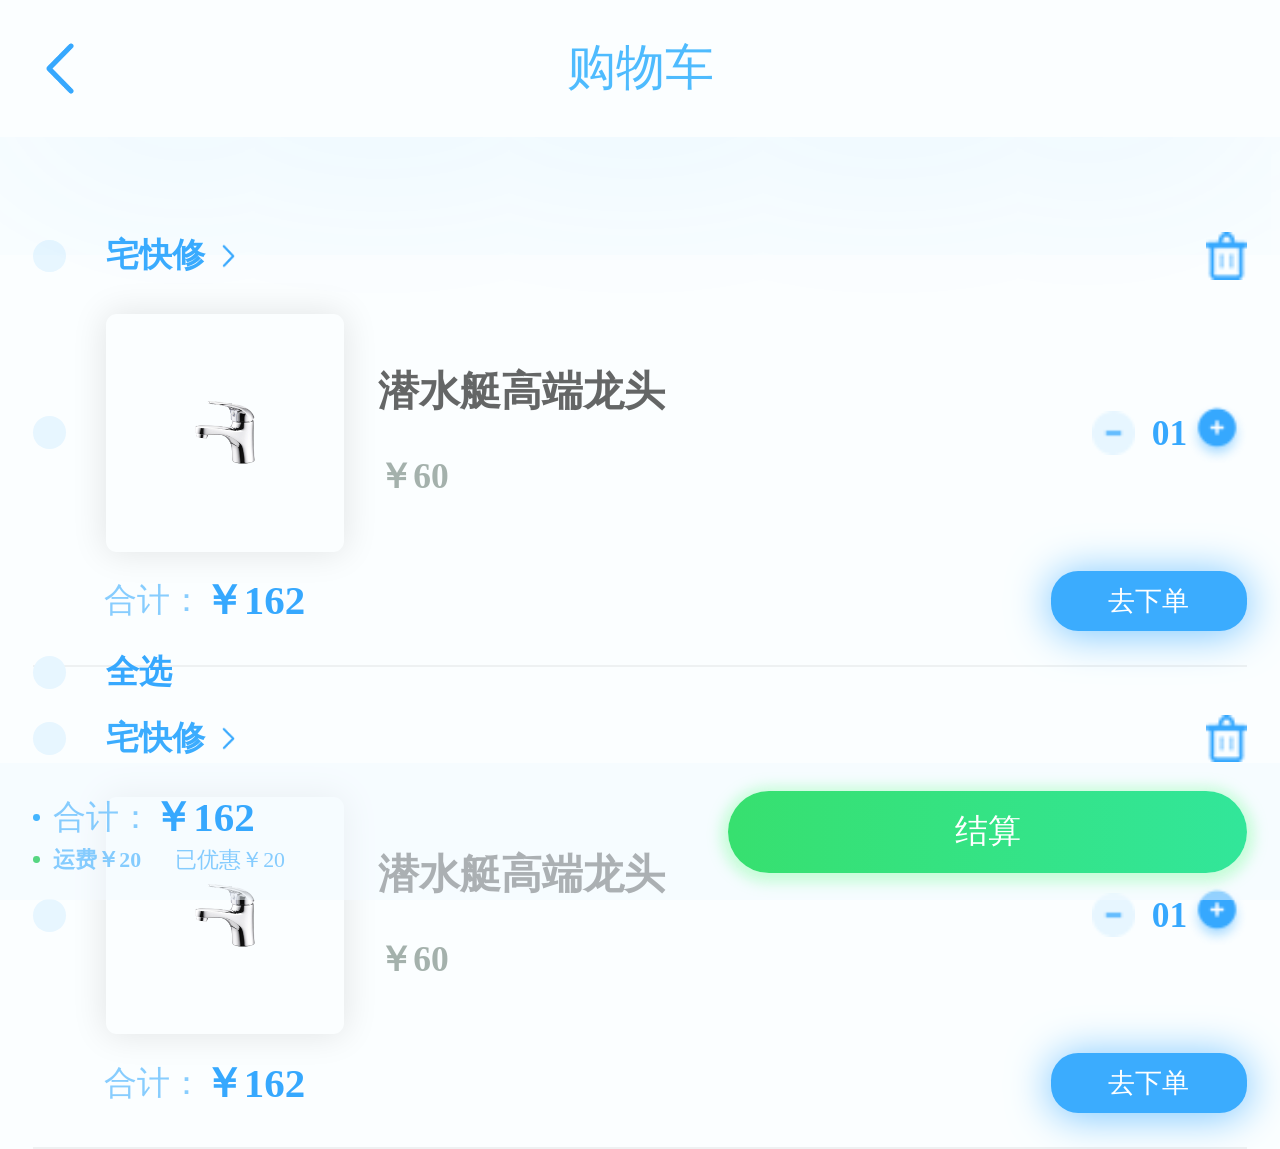
<file: Pensoncart.html>
<!doctype html>
<html lang="en">
<head>
    <meta charset="UTF-8">
    <meta name="viewport"
          content="width=device-width, user-scalable=no, initial-scale=1.0, maximum-scale=1.0, minimum-scale=1.0">
    <meta http-equiv="X-UA-Compatible" content="ie=edge">
    <title>公共样式</title>
    <link rel="stylesheet" href="https://at.alicdn.com/t/font_808113_sur7b9daivm.css">
    <link rel="stylesheet" href="css/base.css">
    <link rel="stylesheet" href="css/Pensoncart.css">
</head>
<body>

<!--标题栏开始-->
<section class="title">
    <img src="img/left.png" alt="">
    <h2>购物车</h2>
</section>
<!--标题栏结束-->

<!--主要内容开始-->
<main>
    <div class="pSlt">
        <div class="pShead">
            <div class="pGrayC"></div>
            <p>宅快修</p>
            <img src="img/jzxr.png" alt="" style="width: 0.2rem;height: 0.2rem;">
        </div>
        <img src="img/jzxljt.png" alt="" style="width: 0.3rem;height: 0.35rem;">
    </div>
    <div class="pSltZ">
        <div class="pSltL">
            <div class="pGrayC"></div>
            <div class="pSblock"></div>
            <div class="pStext">
                <h3>潜水艇高端龙头</h3>
                <p>￥<span>60</span></p>
            </div>
        </div>
        <div class="pSltR">
            <img src="img/jzxjian.png" alt="" style="width: 0.32rem;height: 0.32rem">
            <p>01</p>
            <img src="img/jzxjia.png" alt="" style="width: 0.44rem;height: 0.44rem">
        </div>
    </div>
    <div class="pSltD">
        <div class="pSltDl">
            <p>合计：</p>
            <h4>￥<span>162</span></h4>
        </div>
        <div class="pSltDr">去下单</div>
    </div>
    <div class="pSlt" style="margin-top: 0.35rem;">
        <div class="pShead">
            <div class="pGrayC"></div>
            <p>宅快修</p>
            <img src="img/jzxr.png" alt="" style="width: 0.2rem;height: 0.2rem;">
        </div>
        <img src="img/jzxljt.png" alt="" style="width: 0.3rem;height: 0.35rem;">
    </div>
    <div class="pSltZ">
        <div class="pSltL">
            <div class="pGrayC"></div>
            <div class="pSblock"></div>
            <div class="pStext">
                <h3>潜水艇高端龙头</h3>
                <p>￥<span>60</span></p>
            </div>
        </div>
        <div class="pSltR">
            <img src="img/jzxjian.png" alt="" style="width: 0.32rem;height: 0.32rem">
            <p>01</p>
            <img src="img/jzxjia.png" alt="" style="width: 0.44rem;height: 0.44rem">
        </div>
    </div>
    <div class="pSltD">
        <div class="pSltDl">
            <p>合计：</p>
            <h4>￥<span>162</span></h4>
        </div>
        <div class="pSltDr">去下单</div>
    </div>
</main>
<!--主要内容结束-->

<div class="pChoose">
    <div class="pGrayC"></div>
    <p>全选</p>
</div>

<!--底部开始-->
<footer>
    <div class="pFootL">
        <div class="pFootLs">
            <div class="pFootDot"></div>
            <div class="pFootDl">
                <p>合计：</p>
                <h4>￥<span>162</span></h4>
            </div>
        </div>
        <div class="pFootLx">
            <div class="pFootxDot"></div>
            <h3>运费￥20</h3>
            <p>已优惠￥20</p>
        </div>
    </div>
    <div class="pFootR">结算</div>
</footer>
<!--底部结束-->
</body>
</html>
</file>
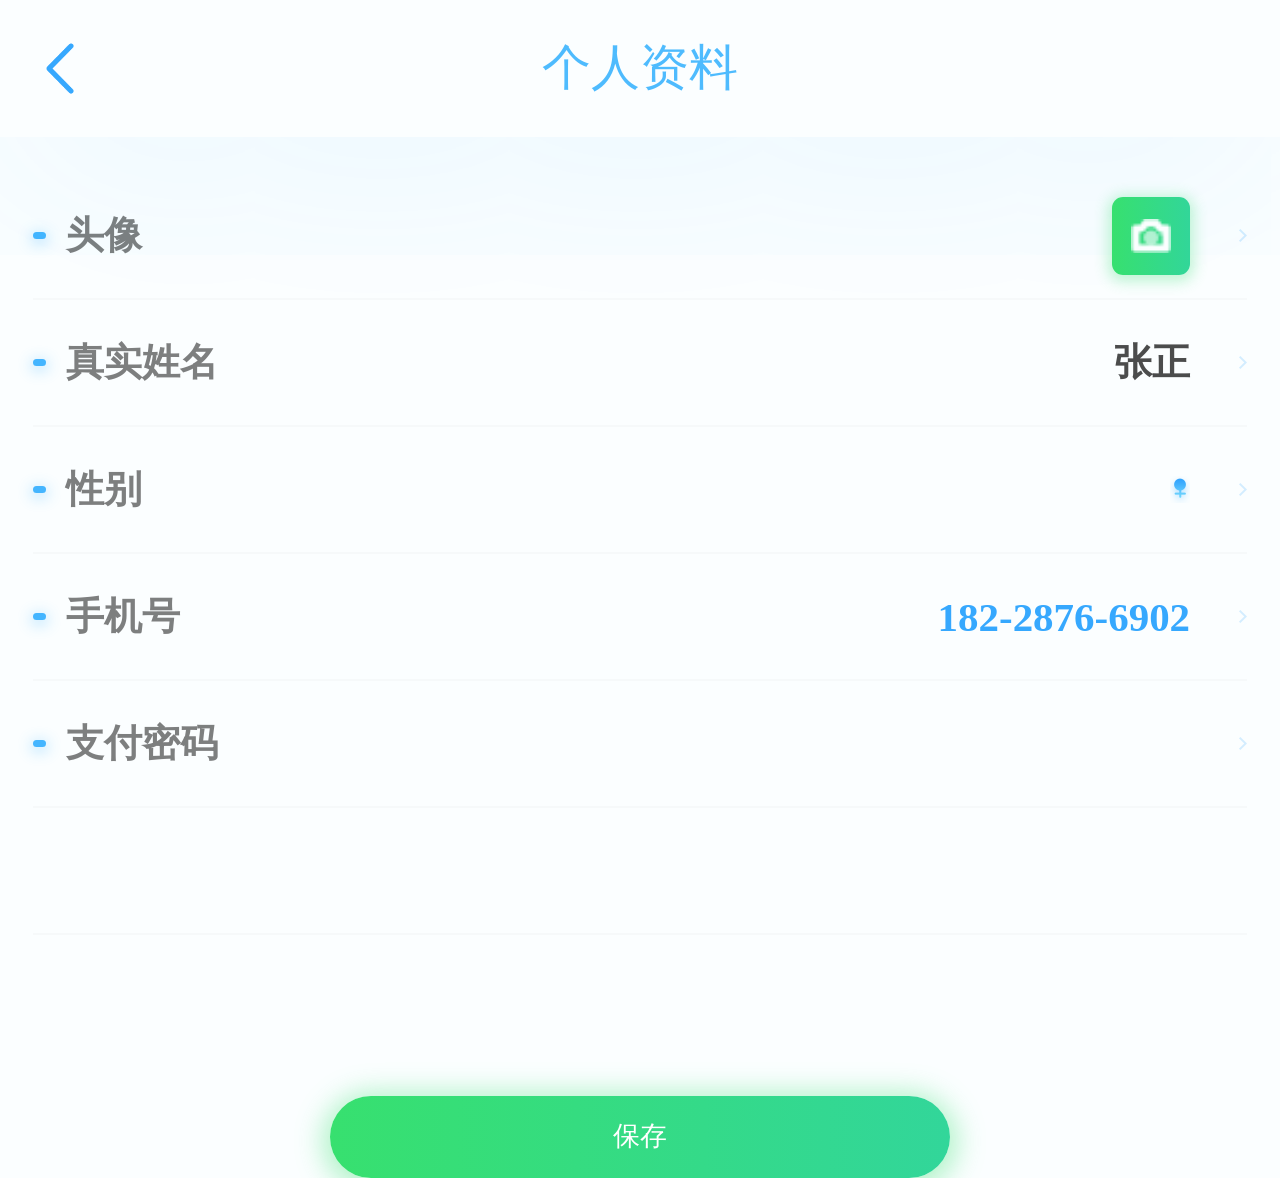
<file: PensonGrzl.html>
<!doctype html>
<html lang="en">
<head>
    <meta charset="UTF-8">
    <meta name="viewport"
          content="width=device-width, user-scalable=no, initial-scale=1.0, maximum-scale=1.0, minimum-scale=1.0">
    <meta http-equiv="X-UA-Compatible" content="ie=edge">
    <title>公共样式</title>
    <link rel="stylesheet" href="https://at.alicdn.com/t/font_808113_sur7b9daivm.css">
    <link rel="stylesheet" href="css/base.css">
    <link rel="stylesheet" href="css/PensonGrzl.css">
</head>
<body>

<!--标题栏开始-->
<section class="title">
    <a href="Pensongrzx.html">
        <img src="img/left.png" alt="">
    </a>
    <h2>个人资料</h2>
</section>
<!--标题栏结束-->

<!--主要内容开始-->
<main>
    <div class="pBoxJ">
        <div class="pBoxJl">
            <div class="pBoxDot"></div>
            <h2>头像</h2>
        </div>
        <div class="pBoxJr">
            <div class="pBoxJrl">
                <img src="img/jzxxc.png" alt="">
            </div>
            <img src="img/jzxnext.png" alt="" style="margin-left: 0.36rem">
        </div>
    </div>
    <div class="pBoxJ">
        <div class="pBoxJl">
            <div class="pBoxDot"></div>
            <h2>真实姓名</h2>
        </div>
        <div class="pBoxJr">
            <h3>张正</h3>
            <img src="img/jzxnext.png" alt="" style="margin-left: 0.36rem">
        </div>
    </div>
    <div class="pBoxJ">
        <div class="pBoxJl">
            <div class="pBoxDot"></div>
            <h2>性别</h2>
        </div>
        <div class="pBoxJr">
            <img src="img/jsznv.png" alt="">
            <img src="img/jzxnext.png" alt="" style="margin-left: 0.36rem">
        </div>
    </div>
    <div class="pBoxJ">
        <div class="pBoxJl">
            <div class="pBoxDot"></div>
            <h2>手机号</h2>
        </div>
        <div class="pBoxJr">
            <h1>182-2876-6902</h1>
            <img src="img/jzxnext.png" alt="" style="margin-left: 0.36rem">
        </div>
    </div>
    <div class="pBoxJ">
        <div class="pBoxJl">
            <div class="pBoxDot"></div>
            <h2>支付密码</h2>
        </div>
        <div class="pBoxJr">
            <img src="img/jzxnext.png" alt="" style="margin-left: 0.36rem">
        </div>
    </div>
    <div class="pBoxJ"></div>
    <a href="Pensongrzx.html">
        <div class="pSaveX">保存</div>
    </a>
</main>
<!--主要内容结束-->



<!--底部开始-->
<footer>

</footer>
<!--底部结束-->
</body>
</html>
</file>
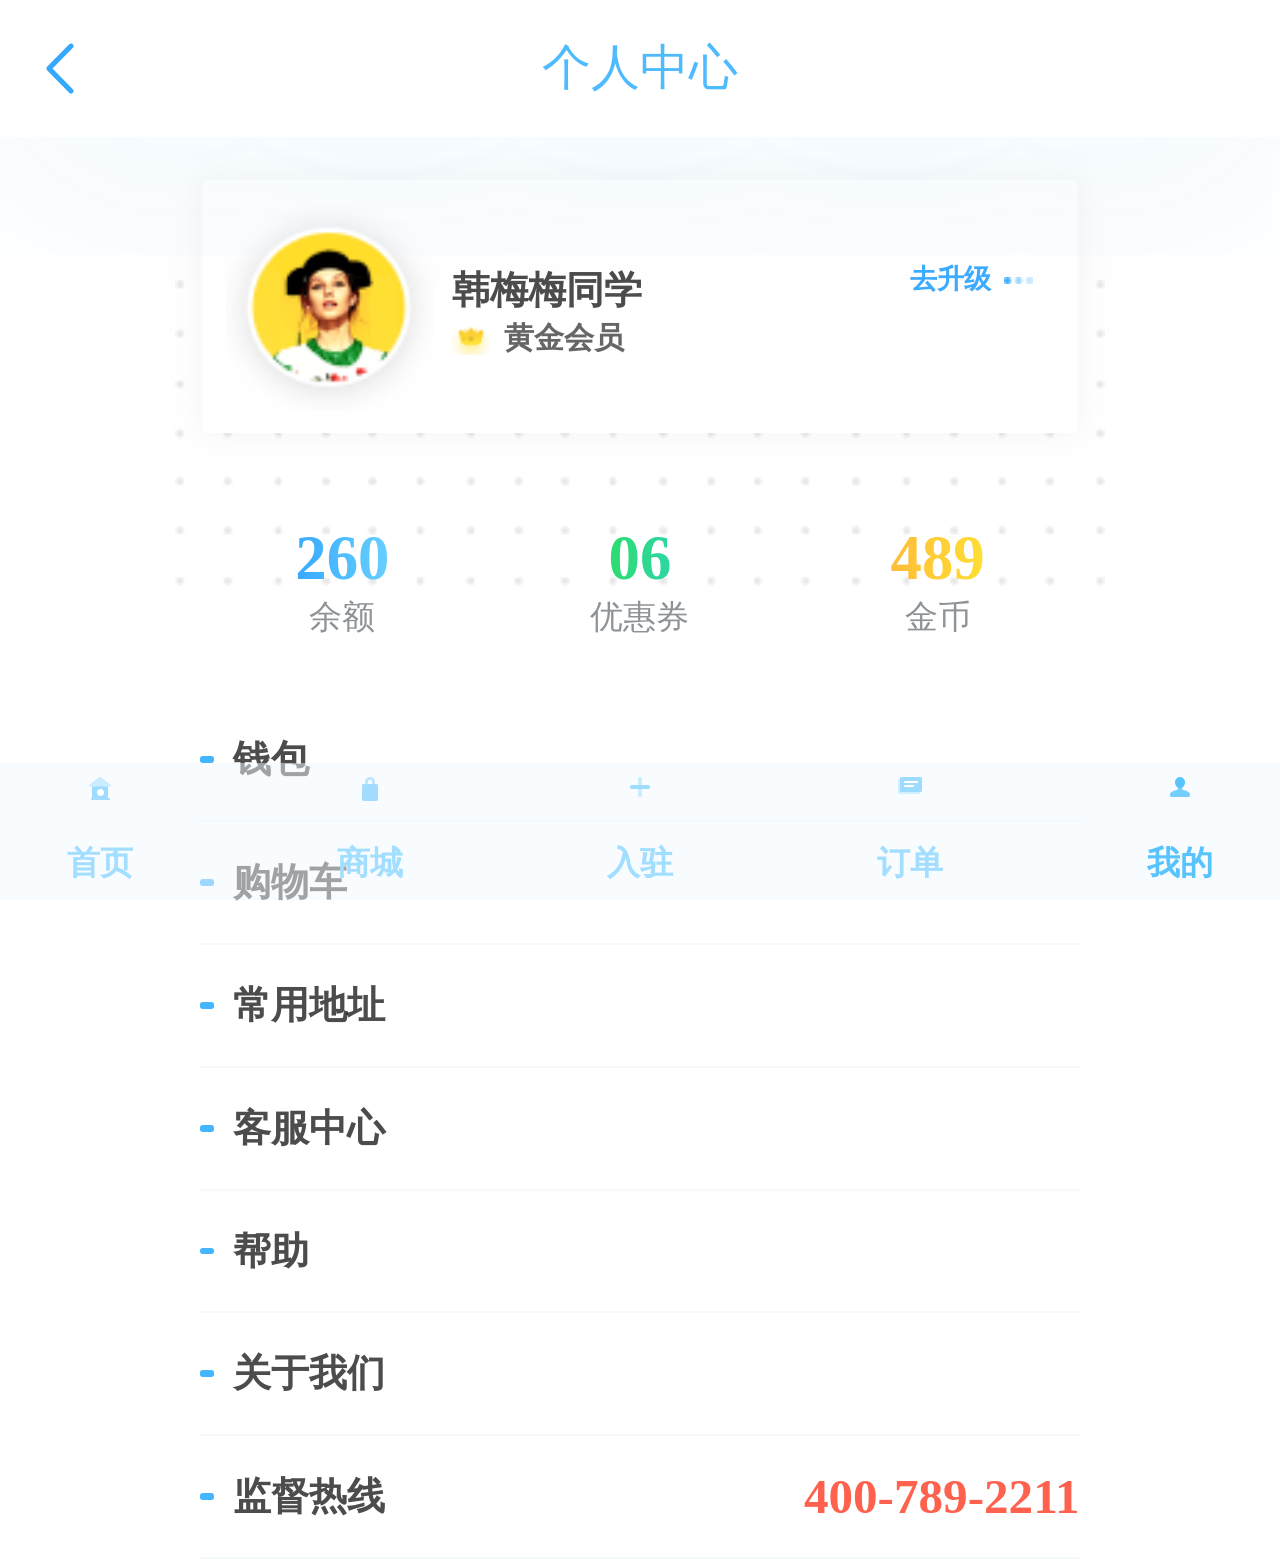
<file: Pensongrzx.html>
<!doctype html>
<html lang="en">
<head>
    <meta charset="UTF-8">
    <meta name="viewport"
          content="width=device-width, user-scalable=no, initial-scale=1.0, maximum-scale=1.0, minimum-scale=1.0">
    <meta http-equiv="X-UA-Compatible" content="ie=edge">
    <title>公共样式</title>
    <link rel="stylesheet" href="https://at.alicdn.com/t/font_808113_sur7b9daivm.css">
    <link rel="stylesheet" href="css/base.css">
    <link rel="stylesheet" href="css/Pensongrzx.css">
</head>
<body>

<!--标题栏开始-->
<section class="title">
    <img src="img/left.png" alt="">
    <h2>个人中心</h2>
</section>
<!--标题栏结束-->

<!--内容上半部分开始-->
<main>
    <div class="pBox">
        <div class="pmas">
            <a href="PensonGrzl.html">
                <div class="ptx">
                    <img src="img/jaxtx.png" alt="" style="width: 100%;height: 100%;transform:scale(1.3)">
                </div>
            </a>
            <div class="pwxBox">
                <div class="phmm">韩梅梅同学</div>
                <div class="phjhy">
                    <div class="phyimg">
                        <img src="img/jzxhy.png" alt="" style="width: 100%;height: 100%">
                    </div>
                    <div class="phywz">黄金会员</div>
                </div>
            </div>
        </div>
        <a href="PensonTqhy.html">
            <div class="pwz">
                <h4>去升级</h4>
                <img src="img/jzxtes.png" alt="" style="width: 0.21rem;height: 0.05rem;margin-top: 0.12rem;">
            </div>
        </a>

    </div>
    <div class="pTextBox">
        <a href="personqb.html">
            <div class="pNum">
                <h4>260</h4>
                <p>余额</p>
            </div>
        </a>
        <a href="PersonYhq.html">
            <div class="pNum pNumf">
                <h4>06</h4>
                <p>优惠券</p>
            </div>
        </a>
        <a href="PensonMoney.html">
            <div class="pNum pNumt">
                <h4>489</h4>
                <p>金币</p>
            </div>
        </a>
    </div>
</main>
<!--内容上半部分结束-->

<!--内容下半部分开始-->
<div class="botMasg">
    <a href="personqb.html">
        <div class="masBox">
            <div class="pedot"></div>
            <p>钱包</p>
        </div>
    </a>
    <a href="Personcatk.html">
        <div class="masBox">
            <div class="pedot"></div>
            <p>购物车</p>
        </div>
    </a>
    <a href="">
        <div class="masBox">
            <div class="pedot"></div>
            <p>常用地址</p>
        </div>
    </a>
    <a href="personkfzx.html">
        <div class="masBox">
            <div class="pedot"></div>
            <p>客服中心</p>
        </div>
    </a>
    <a href="personbz.html">
        <div class="masBox">
            <div class="pedot"></div>
            <p>帮助</p>
        </div>
    </a>
    <a href="persongywm.html">
        <div class="masBox">
            <div class="pedot"></div>
            <p>关于我们</p>
        </div>
    </a>
    <div class="masBox">
        <div class="pedot"></div>
        <p>监督热线</p>
        <h5>400-789-2211</h5>
    </div>
</div>
<!--内容下半部分结束-->

<!--底部开始-->
<footer>
    <ul>
        <a href="">
            <li class="list">
                <div class="imgs">
                    <img src="img/shouye%200.png" alt="">
                </div>
                <h3>首页</h3>
            </li>
        </a>
        <a href="">
            <li class="list">
                <div class="imgs">
                    <img src="img/shangcheng%200.png" alt="">
                </div>
                <h3>商城</h3>
            </li>
        </a>
        <a href="">
            <li class="list">
                <div class="imgs">
                    <img src="img/ruzhu%200.png" alt="">
                </div>
                <h3>入驻</h3>
            </li>
        </a>
        <a href="">
            <li class="list">
                <div class="imgs">
                    <img src="img/dingdan%200.png" alt="">
                </div>
                <h3>订单</h3>
            </li>
        </a>
        <a href="">
            <li class="list">
                <div class="imgs">
                    <img src="img/wode%201.png" alt="">
                </div>
                <h3 class="active">我的</h3>
            </li>
        </a>
    </ul>
</footer>
<!--底部结束-->
</body>
</html>
</file>
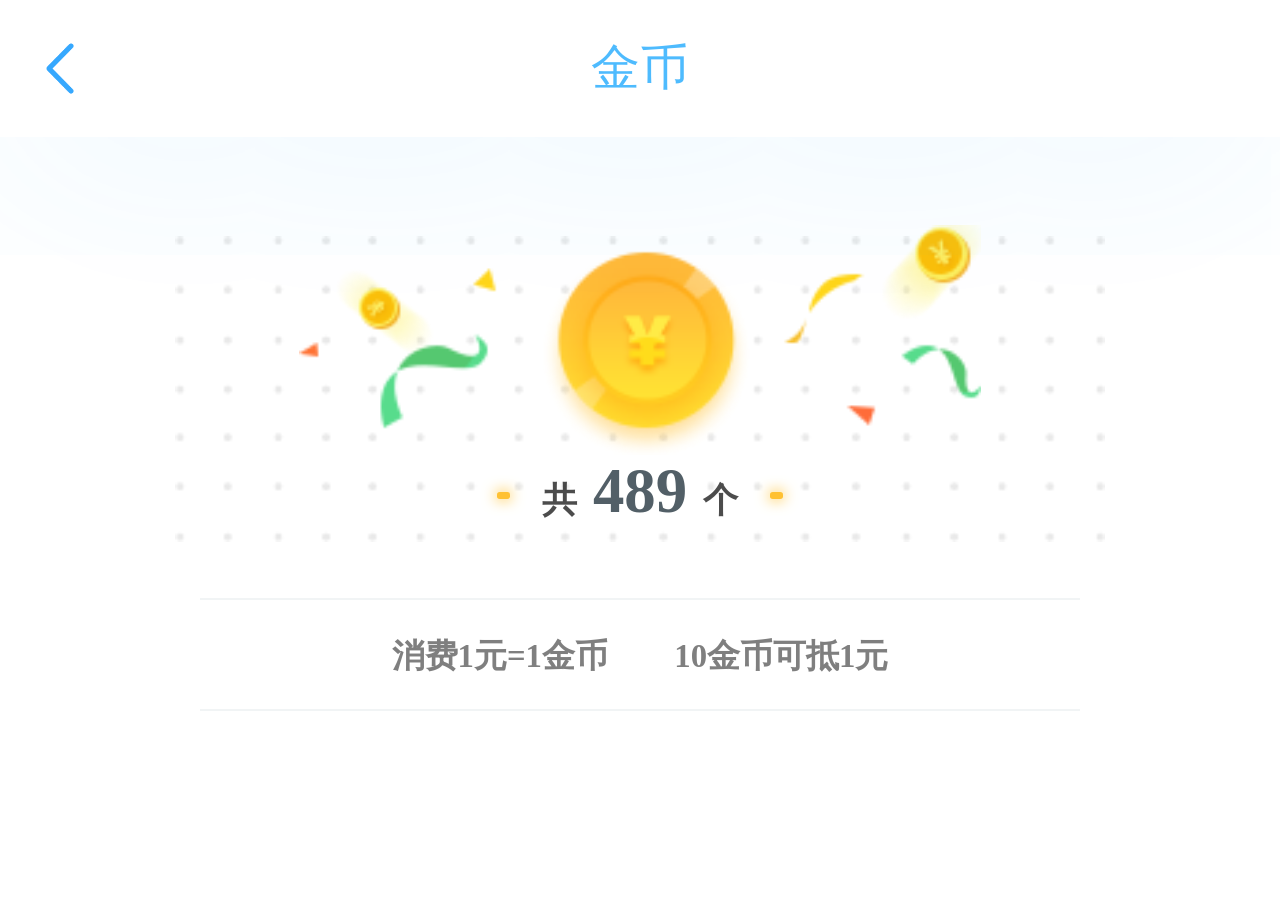
<file: PensonMoney.html>
<!doctype html>
<html lang="en">
<head>
    <meta charset="UTF-8">
    <meta name="viewport"
          content="width=device-width, user-scalable=no, initial-scale=1.0, maximum-scale=1.0, minimum-scale=1.0">
    <meta http-equiv="X-UA-Compatible" content="ie=edge">
    <title>公共样式</title>
    <link rel="stylesheet" href="https://at.alicdn.com/t/font_808113_sur7b9daivm.css">
    <link rel="stylesheet" href="css/base.css">
    <link rel="stylesheet" href="css/PensonMoney.css">
</head>
<body>

<!--标题栏开始-->
<section class="title">
    <a href="Pensongrzx.html">
        <img src="img/left.png" alt="">
    </a>
    <h2>金币</h2>
</section>


<!--内容部分开始-->
<main>
    <img src="img/jaxmoney.png" alt="" class="peMoney" >
    <div class="pMonBlo">
        <div class="pDot"></div>
        <p>共<span>489</span>个</p>
        <div class="pDot"></div>
    </div>
    <div class="pPay">
        <div class="pText">消费1元=1金币</div>
        <div class="pText">10金币可抵1元</div>
    </div>
</main>
<!--内容部分结束-->

</body>
</html>
</file>
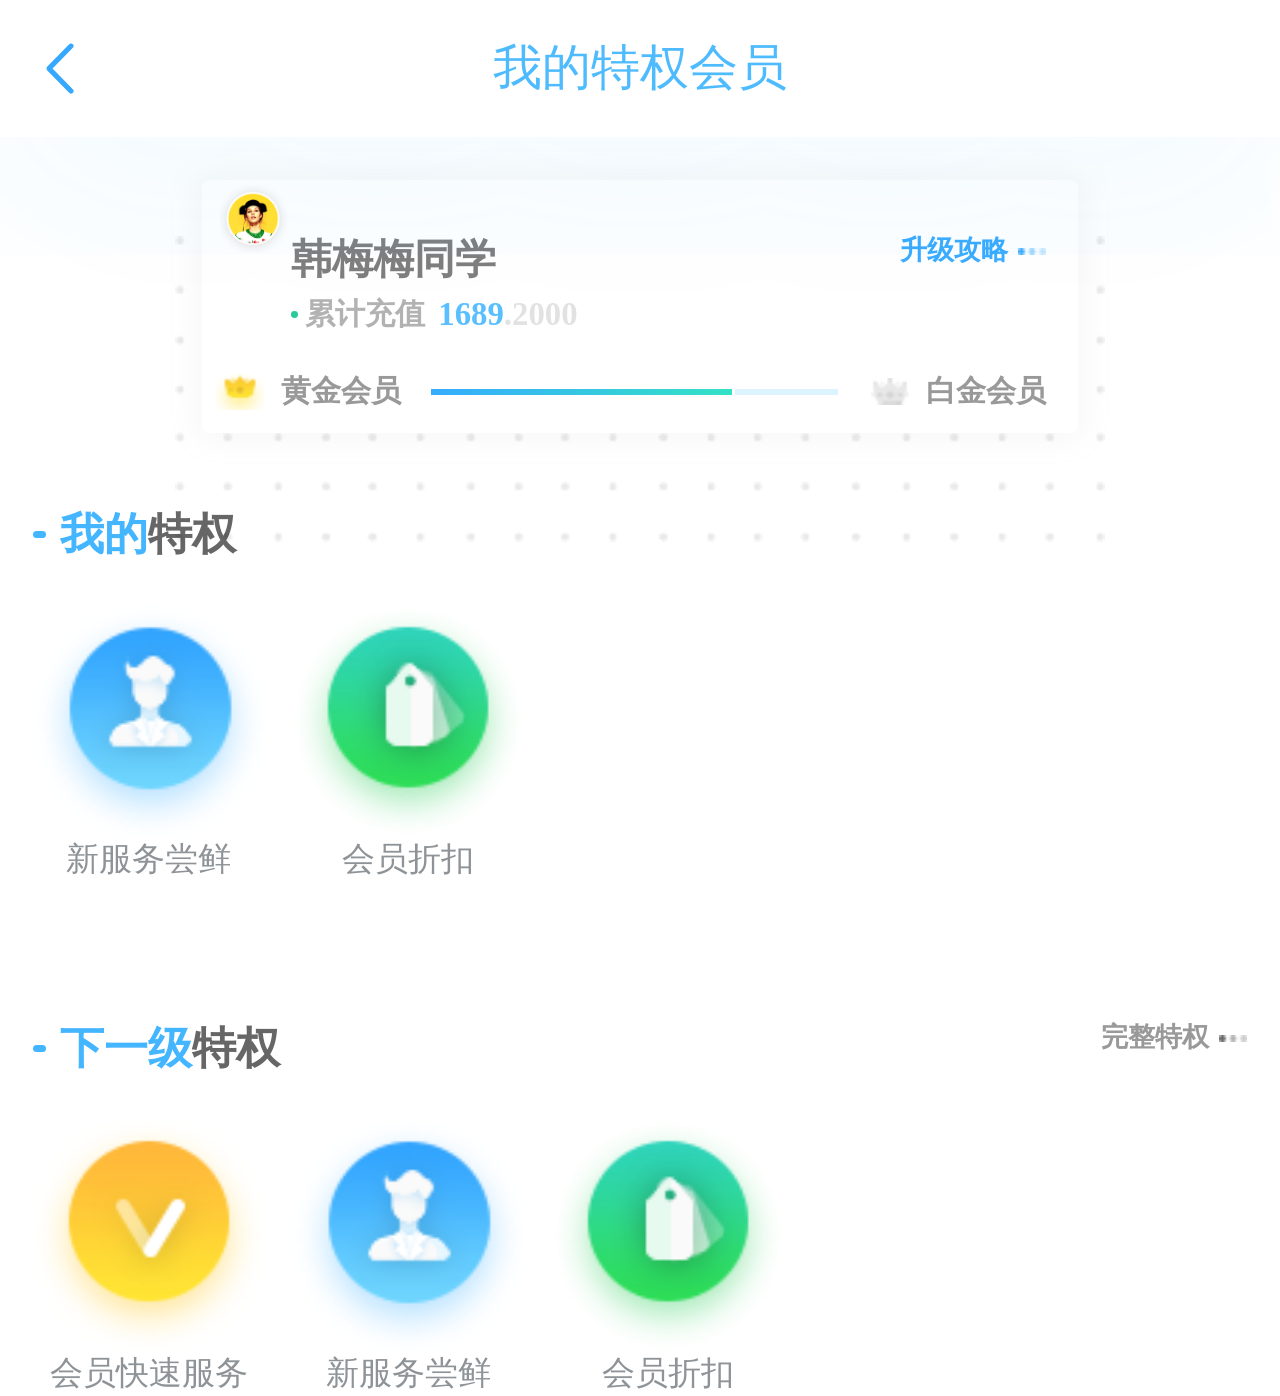
<file: PensonTqhy.html>
<!doctype html>
<html lang="en">
<head>
    <meta charset="UTF-8">
    <meta name="viewport"
          content="width=device-width, user-scalable=no, initial-scale=1.0, maximum-scale=1.0, minimum-scale=1.0">
    <meta http-equiv="X-UA-Compatible" content="ie=edge">
    <title>公共样式</title>
    <link rel="stylesheet" href="https://at.alicdn.com/t/font_808113_sur7b9daivm.css">
    <link rel="stylesheet" href="css/base.css">
    <link rel="stylesheet" href="css/PensonTqhy.css">
</head>
<body>

<!--标题栏开始-->
<section class="title">
    <a href="Pensongrzx.html">
        <img src="img/left.png" alt="">
    </a>
    <h2>我的特权会员</h2>

</section>
<!--标题栏结束-->

<!--内容上半部分开始-->
<main>
    <div class="pTqhy">
        <div class="pTqhys">
            <div class="pTqhyl">
                <div class="pTqhyH">
                    <img src="img/jaxtx.png" alt="" style="transform: scale(0.9)">
                </div>
                <div class="pTqhyT">
                    <div class="pHmei">韩梅梅同学</div>
                    <div class="pHmeiT">
                        <div class="pDoot"></div>
                        <p>累计充值</p>
                        <h1>1689</h1>
                        <h2>.2000</h2>
                    </div>
                </div>
            </div>
            <a href="personsjgl.html">
                <div class="pTqhyr">
                    <h4>升级攻略</h4>
                    <img src="img/jzxtes.png" alt="" style="width: 0.21rem;height: 0.05rem;margin-top: 0.12rem;">
                </div>
            </a>
        </div>
        <div class="pTqhyx">
            <img src="img/jzxhy.png" alt="" style="width: 0.35rem;height: 0.27rem">
            <p>黄金会员</p>
            <div class="pLenC"></div>
            <div class="pLenS"></div>
            <img src="img/jzxnjhy.png" alt="">
            <p>白金会员</p>
        </div>
    </div>
</main>
<!--内容上半部分结束-->

<!--中间内容部分开始-->
<div class="pConentJ">
    <div class="pTextJx">
        <div class="pDotJ"></div>
        <h2><span>我的</span>特权</h2>
    </div>
    <div class="pBoxBB">
        <div class="pBlockJx">
            <div class="PteMk">
                <img src="img/jzx01.png" alt="">
                <p>新服务尝鲜</p>
            </div>
        </div>
        <div class="pBlockJx">
            <div class="PteMk">
                <img src="img/jzx03.png" alt="">
                <p>会员折扣</p>
            </div>
        </div>
    </div>
    <div class="pTextJx" style="margin-top: 1rem;">
        <div class="pDotJ"></div>
        <h2><span>下一级</span>特权</h2>
        <a href="personwztq.html">
            <div class="pHjia">
                <h4>完整特权</h4>
                <img src="img/jzxwztq.png" alt="" style="width: 0.21rem;height: 0.05rem;margin-top: 0.12rem;">
            </div>
        </a>

    </div>
    <div class="pBoxBB">
        <div class="pBlockJx">
            <div class="PteMk">
                <img src="img/jzx02.png" alt="">
                <p>会员快速服务</p>
            </div>
        </div>
        <div class="pBlockJx">
            <div class="PteMk">
                <img src="img/jzx01.png" alt="">
                <p>新服务尝鲜</p>
            </div>
        </div>
        <div class="pBlockJx">
            <div class="PteMk">
                <img src="img/jzx03.png" alt="">
                <p>会员折扣</p>
            </div>
        </div>
    </div>
</div>
<!--中间内容部分开始-->

</body>
</html>
</file>
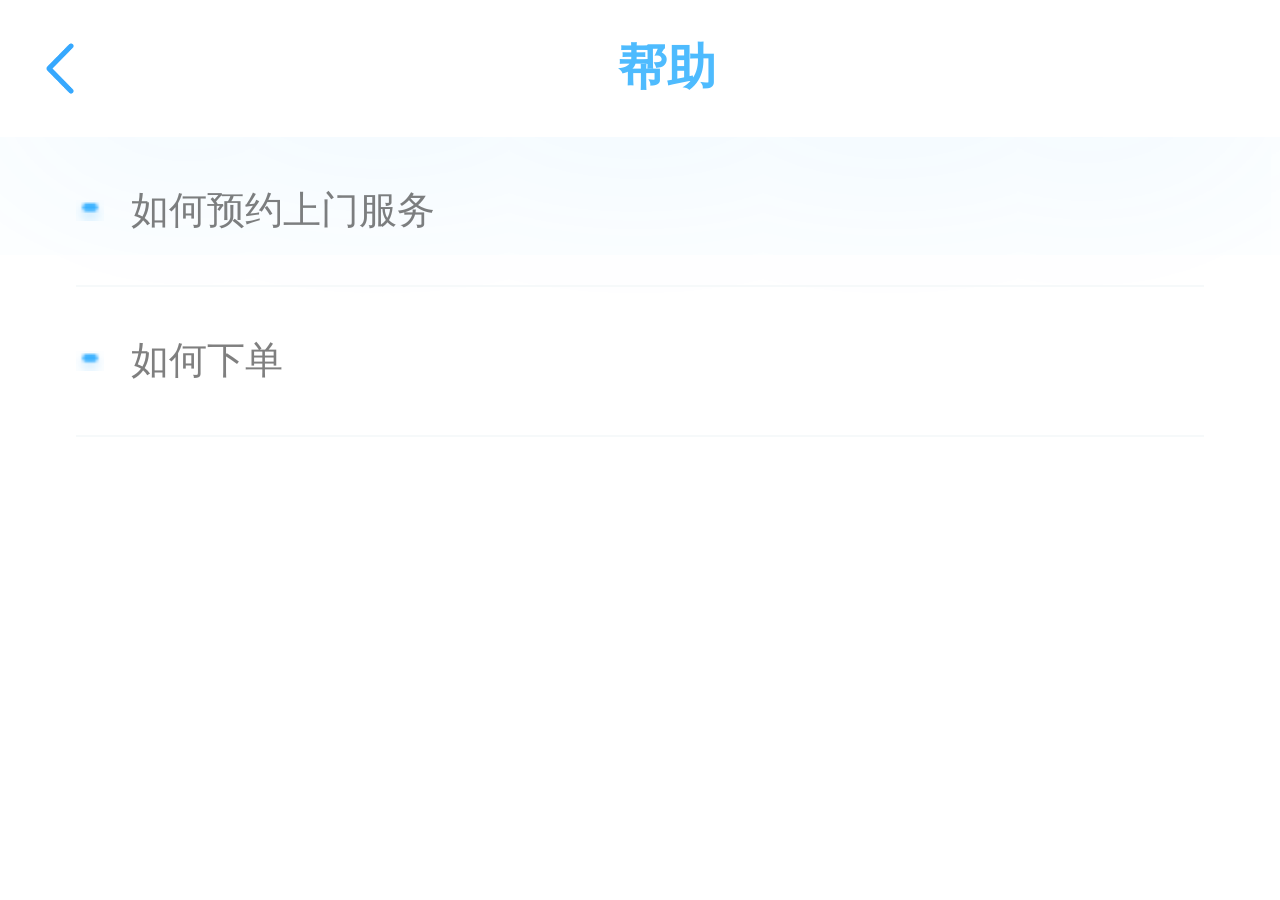
<file: personbz.html>
<!doctype html>
<html lang="en">
<head>
    <meta charset="UTF-8">
    <meta name="viewport"
          content="width=device-width, user-scalable=no, initial-scale=1.0, maximum-scale=1.0, minimum-scale=1.0">
    <meta http-equiv="X-UA-Compatible" content="ie=edge">
    <link rel="stylesheet" href="https://at.alicdn.com/t/font_853709_woqqhhbdqde.css">
    <link rel="stylesheet" href="css/base.css">
    <link rel="stylesheet" href="css/personbz.css">
    <script src="js/jquery-3.3.1.min.js"></script>
    <script src="js/personbz.js"></script>
    <title>帮助</title>
</head>
<body>
<!--标题栏开始-->
<section class="title">
    <a href="Pensongrzx.html"><img src="img/left.png" alt=""></a>
    <h2>帮助</h2>
</section>
<!--标题栏结束-->
<!--订单部分开始-->
<div class="order">
    <div class="top">
        <img src="img/cjr10.png" alt="">
        <p>如何预约上门服务</p>
        <i class="iconfont icon-gengduojiantou"></i>
    </div>
    <div class="bottom">
        <img src="img/cjr10.png" alt="">
        <p>如何下单</p>
        <i class="iconfont icon-gengduojiantou"></i>
    </div>
</div>
<!--订单部分结束-->
<div class="tanchu">
<!--订单部分开始-->
<div class="orders">
    <div class="top">
        <img src="img/cjr10.png" alt="">
        <p>如何预约上门服务</p>
        <img src="img/cjr10.png" alt="">
    </div>
</div>
<!--订单部分结束-->
<div class="line"></div>
<!--文字模块开始-->
<div class="con">
    <p>晋彤电商平台主要是一款面向山西省水路维修，便民服务(送洗衣物，生活配送)的移动电商平台APP。</p>
    <p style="margin-top: 0.56rem;">产品主要核心功能:管道疏通水管龙头维修送洗衣物生活用水配送。</p>
    <p style="margin-top: 0.56rem;">其它基本功能:用户下单后主要微信支付，银联支付，可以对商品进行评价，提供商品质量监督，具备完善的退款流程:支持投诉，记录清晰:有效的数据统计和回收.</p>
</div>
<!--文字模块结束-->
</div>
</body>
</html>
</file>
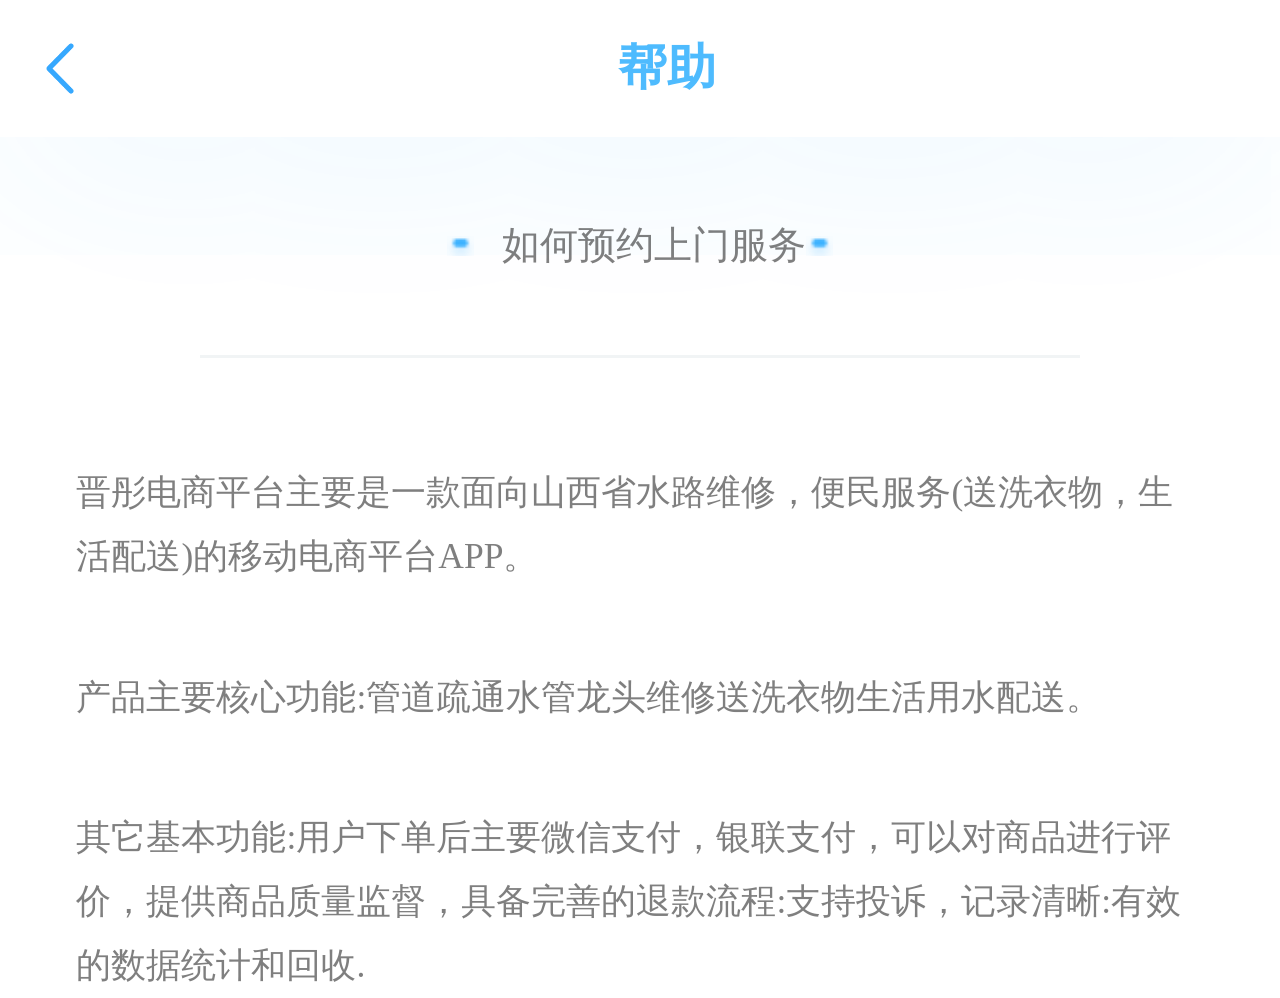
<file: personbzxq.html>
<!doctype html>
<html lang="en">
<head>
    <meta charset="UTF-8">
    <meta name="viewport"
          content="width=device-width, user-scalable=no, initial-scale=1.0, maximum-scale=1.0, minimum-scale=1.0">
    <meta http-equiv="X-UA-Compatible" content="ie=edge">
    <link rel="stylesheet" href="https://at.alicdn.com/t/font_853709_woqqhhbdqde.css">
    <link rel="stylesheet" href="css/base.css">
    <link rel="stylesheet" href="css/personbzxq.css">
    <title>帮助</title>
</head>
<body>
<!--标题栏开始-->
<section class="title">
    <a href="personbz.html">
    <img src="img/left.png" alt="">
    </a>
    <h2>帮助</h2>
</section>
<!--标题栏结束-->
<!--订单部分开始-->
<div class="order">
    <div class="top">
        <img src="img/cjr10.png" alt="">
        <p>如何预约上门服务</p>
        <img src="img/cjr10.png" alt="">
    </div>
</div>
<!--订单部分结束-->
<div class="line"></div>
<!--文字模块开始-->
<div class="con">
    <p>晋彤电商平台主要是一款面向山西省水路维修，便民服务(送洗衣物，生活配送)的移动电商平台APP。</p>
    <p style="margin-top: 0.56rem;">产品主要核心功能:管道疏通水管龙头维修送洗衣物生活用水配送。</p>
    <p style="margin-top: 0.56rem;">其它基本功能:用户下单后主要微信支付，银联支付，可以对商品进行评价，提供商品质量监督，具备完善的退款流程:支持投诉，记录清晰:有效的数据统计和回收.</p>
</div>
<!--文字模块结束-->
</body>
</html>
</file>
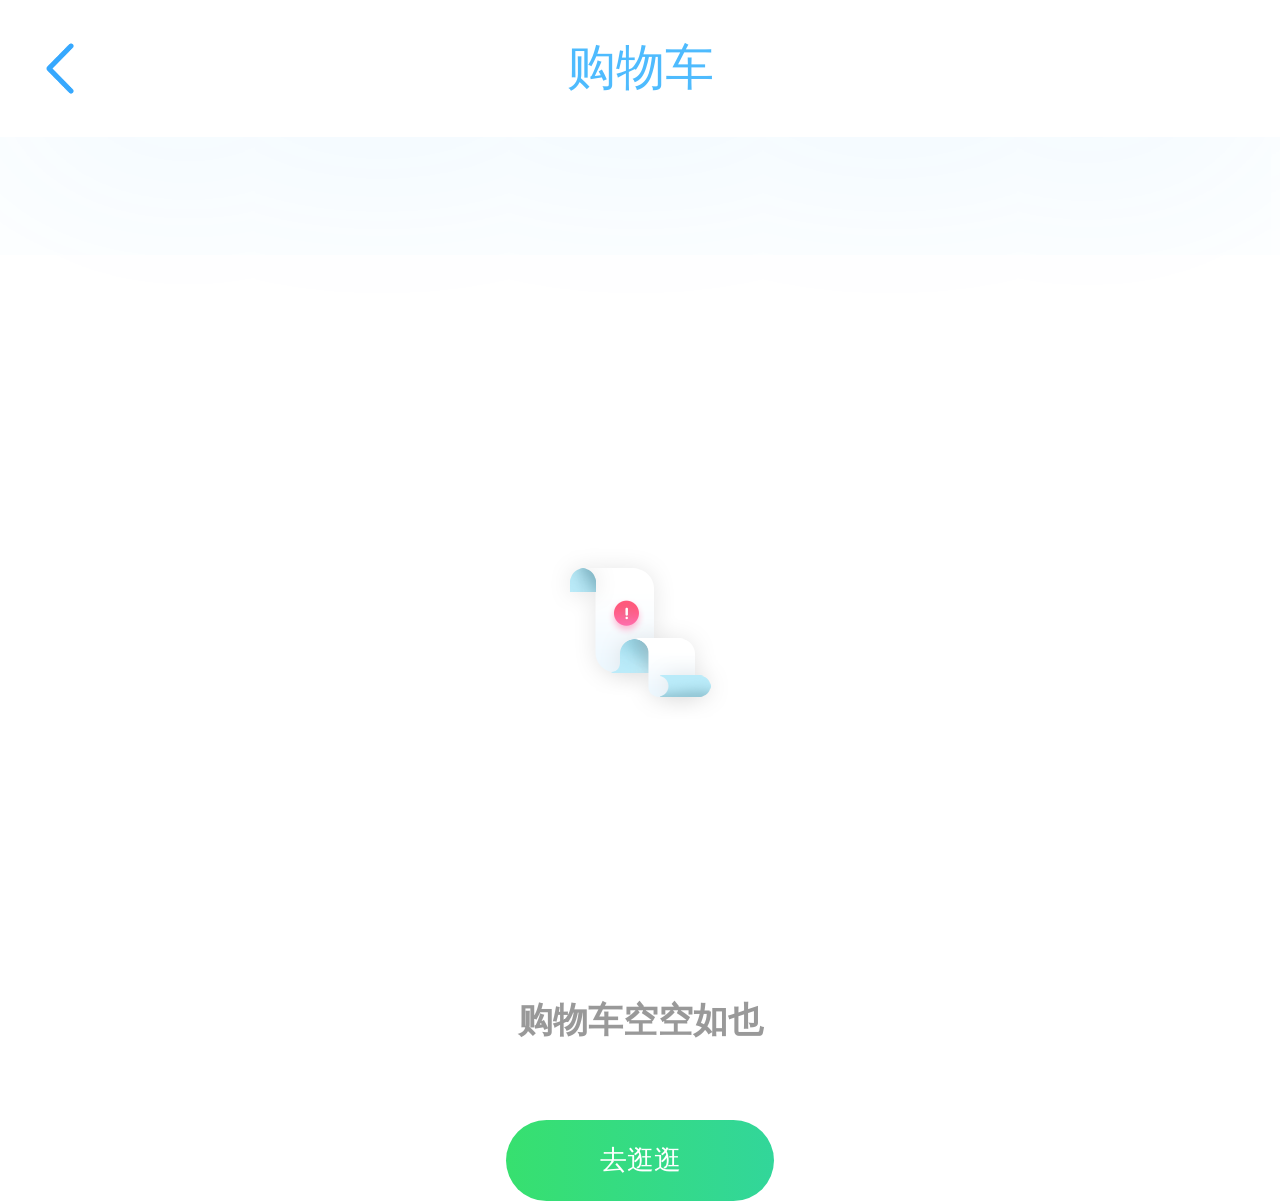
<file: Personcatk.html>
<!doctype html>
<html lang="en">
<head>
    <meta charset="UTF-8">
    <meta name="viewport"
          content="width=device-width, user-scalable=no, initial-scale=1.0, maximum-scale=1.0, minimum-scale=1.0">
    <meta http-equiv="X-UA-Compatible" content="ie=edge">
    <title>公共样式</title>
    <link rel="stylesheet" href="https://at.alicdn.com/t/font_808113_sur7b9daivm.css">
    <link rel="stylesheet" href="css/base.css">
    <link rel="stylesheet" href="css/Pensoncartk.css">
</head>
<body>

<!--标题栏开始-->
<section class="title">
    <a href="Pensongrzx.html">
        <img src="img/left.png" alt="">
    </a>
    <h2>购物车</h2>
</section>


<!--内容部分开始-->
<img src="img/jzxcartbg.png" alt="" class="bgImg">
<p>购物车空空如也</p>
<div class="pGreen">去逛逛</div>
<!--内容部分结束-->

</body>
</html>
</file>
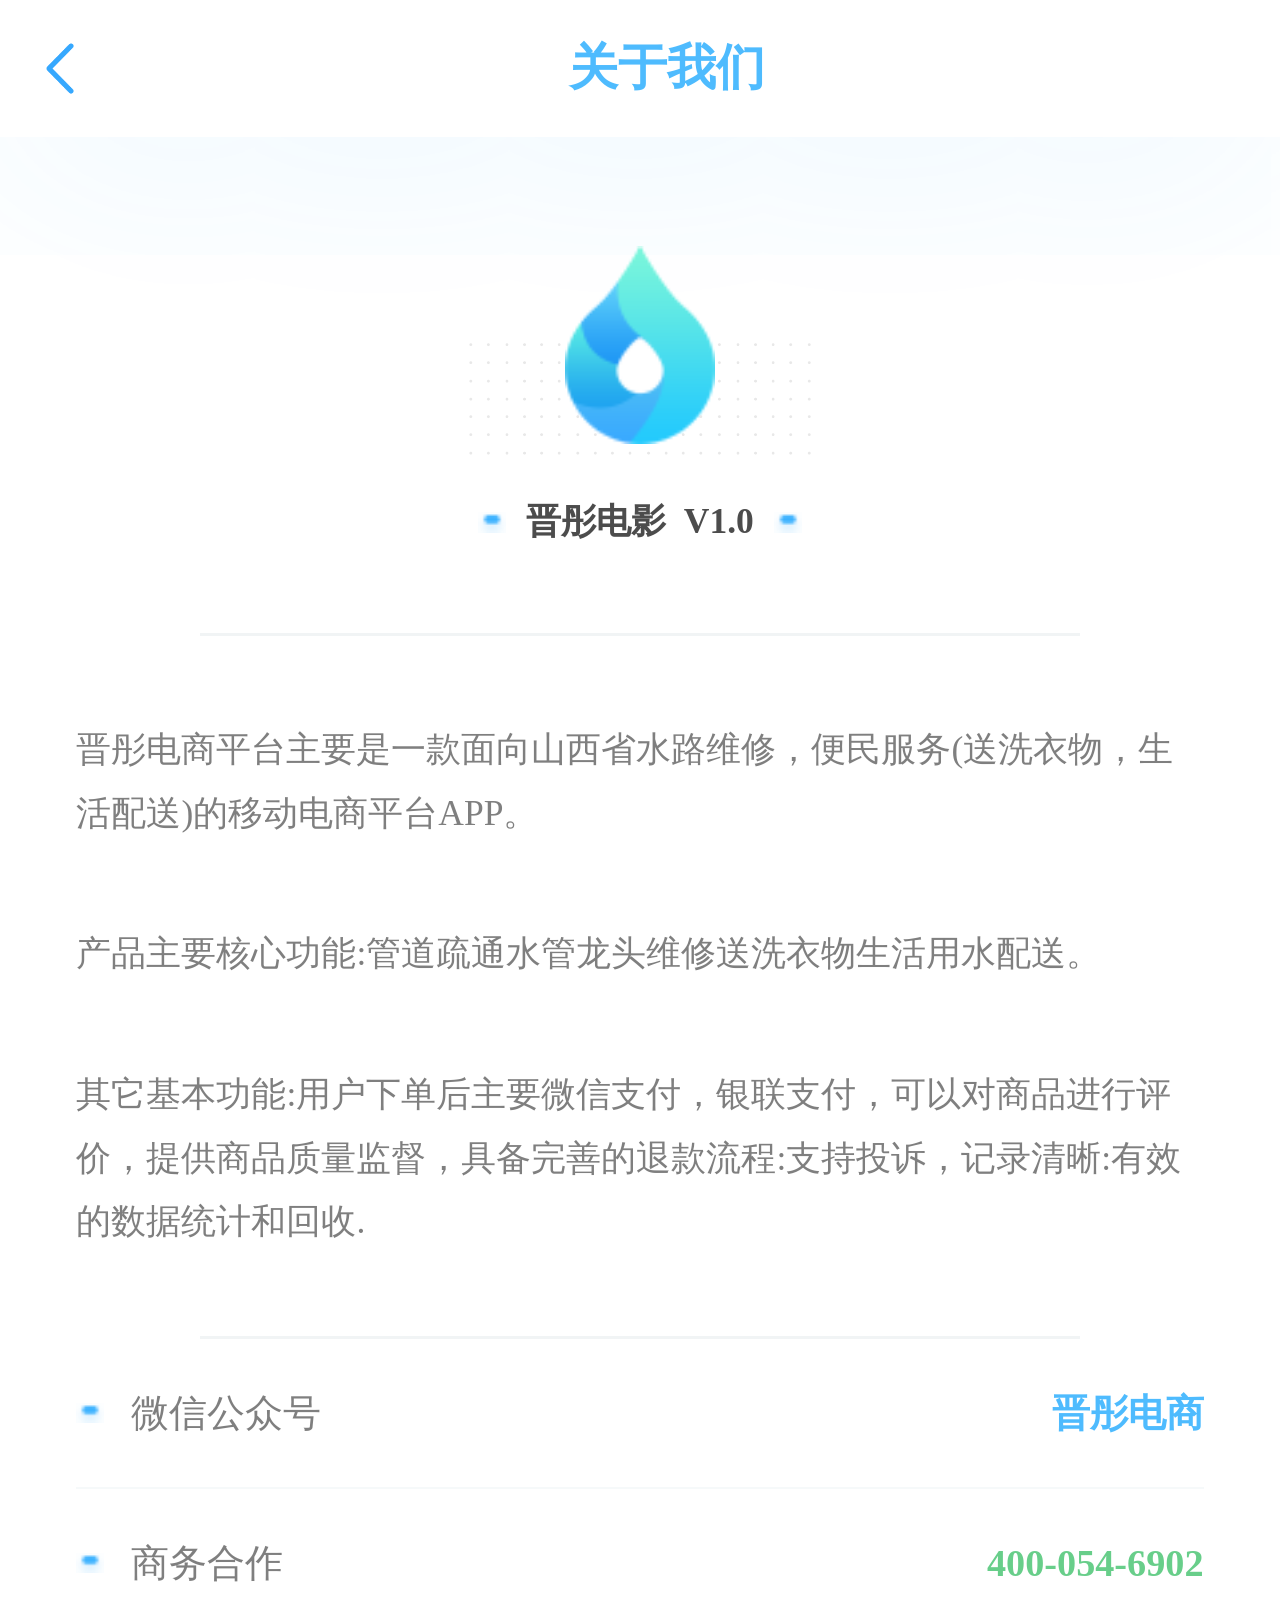
<file: persongywm.html>
<!doctype html>
<html lang="en">
<head>
    <meta charset="UTF-8">
    <meta name="viewport"
          content="width=device-width, user-scalable=no, initial-scale=1.0, maximum-scale=1.0, minimum-scale=1.0">
    <meta http-equiv="X-UA-Compatible" content="ie=edge">
    <link rel="stylesheet" href="css/base.css">
    <link rel="stylesheet" href="css/persongywm.css">
    <title>关于我们</title>
</head>
<body>
<!--标题栏开始-->
<section class="title">
    <a href="Pensongrzx.html">
    <img src="img/left.png" alt="">
    </a>
    <h2>关于我们</h2>
</section>
<!--标题栏结束-->
<!--中间模块开始-->
<div class="mid">
    <img class="imgs" src="img/cjr15.png" alt="">
    <div class="word">
        <img src="img/cjr10.png" alt="">
        <div class="wenzi">
            <h1>晋彤电影&nbsp;&nbsp;V1.0</h1>
        </div>
        <img src="img/cjr10.png" alt="">
    </div>
</div>
<!--中间模块结束-->
<div class="line"></div>
<!--文字模块开始-->
<div class="con">
    <p>晋彤电商平台主要是一款面向山西省水路维修，便民服务(送洗衣物，生活配送)的移动电商平台APP。</p>
    <p style="margin-top: 0.56rem;">产品主要核心功能:管道疏通水管龙头维修送洗衣物生活用水配送。</p>
    <p style="margin-top: 0.56rem;">其它基本功能:用户下单后主要微信支付，银联支付，可以对商品进行评价，提供商品质量监督，具备完善的退款流程:支持投诉，记录清晰:有效的数据统计和回收.</p>
</div>
<!--文字模块结束-->
<div class="line"></div>
<!--微信公众号部分开始-->
<div class="wei">
    <div class="top">
        <div class="left">
            <img src="img/cjr10.png" alt="">
            <p>微信公众号</p>
        </div>
        <h1>晋彤电商</h1>
    </div>
    <div class="bottom">
        <div class="left">
            <img src="img/cjr10.png" alt="">
            <p>商务合作</p>
        </div>
        <h1>400-054-6902</h1>
    </div>
</div>
<!--微信公众号部分结束-->
<div class="line" style="margin-top: 0"></div>
</body>
</html>
</file>
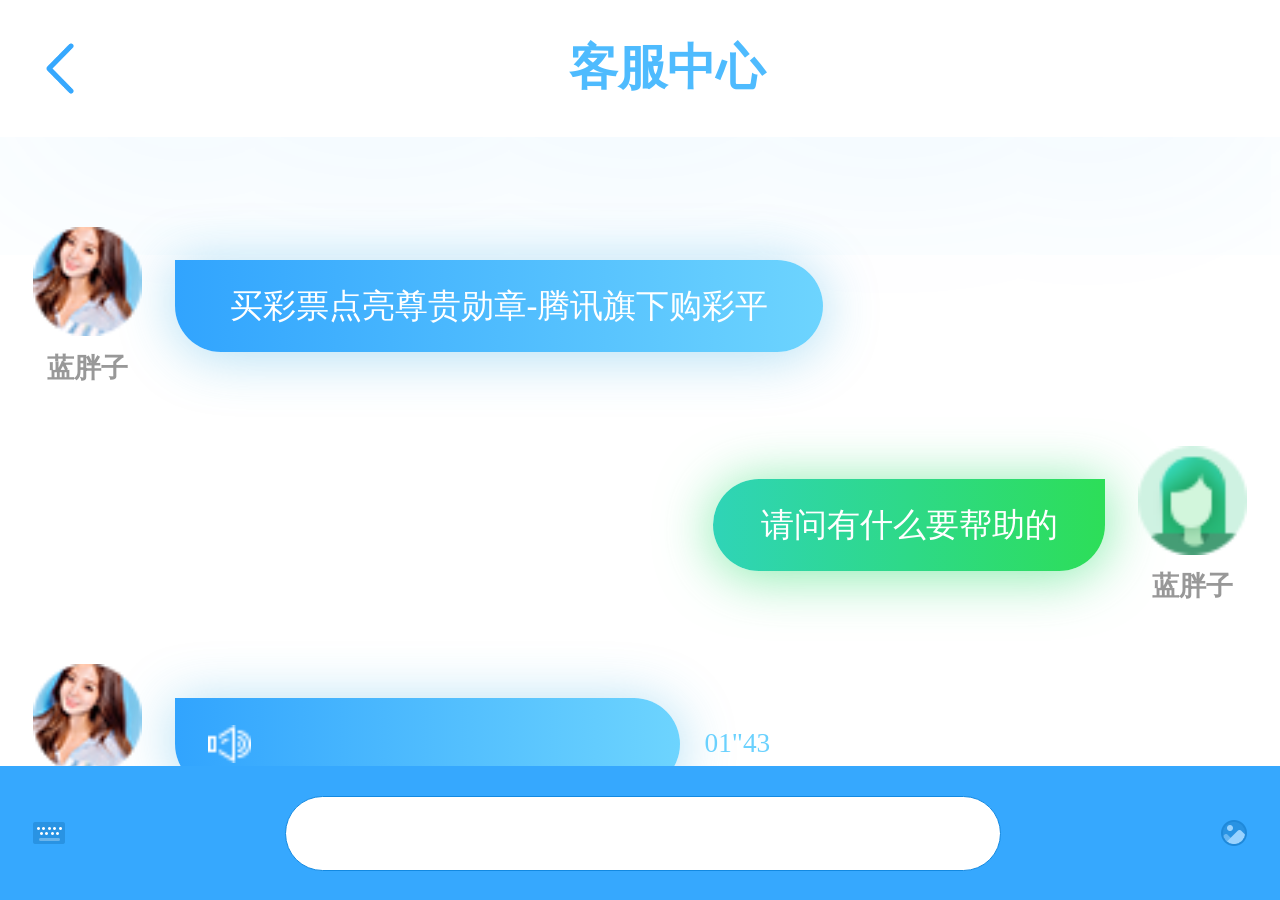
<file: personkfzx.html>
<!doctype html>
<html lang="en">
<head>
    <meta charset="UTF-8">
    <meta name="viewport"
          content="width=device-width, user-scalable=no, initial-scale=1.0, maximum-scale=1.0, minimum-scale=1.0">
    <meta http-equiv="X-UA-Compatible" content="ie=edge">
    <link rel="stylesheet" href="css/base.css">
    <link rel="stylesheet" href="css/personkfzx.css">
    <title>客服中心</title>
</head>
<body>
<!--标题栏开始-->
<section class="title">
    <a href="Pensongrzx.html">
    <img src="img/left.png" alt="">
    </a>
    <h2>客服中心</h2>
</section>
<!--标题栏结束-->
<!--对话部分开始-->
    <div class="talkone">
        <div class="left">
            <img src="img/cjr18.png" alt="">
            <h1>蓝胖子</h1>
        </div>
        <div class="cont">买彩票点亮尊贵勋章-腾讯旗下购彩平</div>
    </div>
    <div class="talktwo">
        <div class="left">
            <img src="img/cjr20.png" alt="">
            <h1>蓝胖子</h1>
        </div>
        <div class="cont">请问有什么要帮助的</div>
    </div>
    <div class="talkthree">
        <div class="left">
            <img src="img/cjr18.png" alt="">
            <h1>蓝胖子</h1>
        </div>
        <div class="cont">
            <img src="img/cjr21.png" alt="">
        </div>
        <p>01"43</p>
    </div>
<!--对话部分结束-->
<!--底部开始-->
<div class="foots">
    <img src="img/cjr19.png" alt="">
    <input type="text">
    <img src="img/cjr17.png" alt="">
</div>
<!--底部结束-->
</body>
</html>
</file>
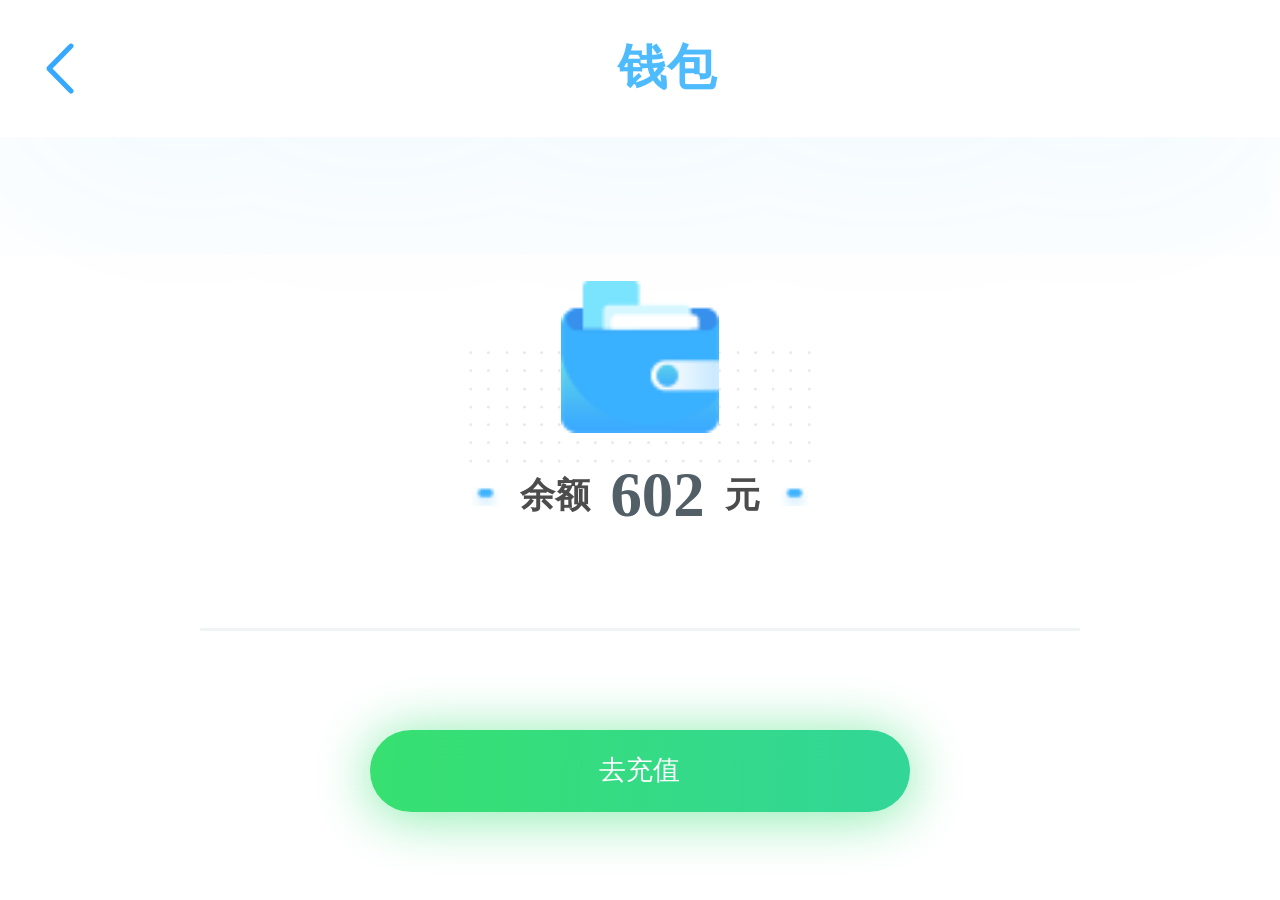
<file: personqb.html>
<!doctype html>
<html lang="en">
<head>
    <meta charset="UTF-8">
    <meta name="viewport"
          content="width=device-width, user-scalable=no, initial-scale=1.0, maximum-scale=1.0, minimum-scale=1.0">
    <meta http-equiv="X-UA-Compatible" content="ie=edge">
    <link rel="stylesheet" href="css/base.css">
    <link rel="stylesheet" href="css/personqb.css">
    <title>钱包</title>
</head>
<body>
    <!--标题栏开始-->
    <section class="title">
        <a href="Pensongrzx.html">
        <img src="img/left.png" alt="">
        </a>
        <h2>钱包</h2>
    </section>
    <!--标题栏结束-->
    <!--中间钱包模块开始-->
    <div class="money">
        <img class="imgs" src="img/cjr09.png" alt="">
        <div class="word">
            <img src="img/cjr10.png" alt="">
            <div class="wenzi">
                <h1>余额</h1>
                <h2 style="font-size: 0.46rem;color: #525f67;font-weight: bolder;">602</h2>
                <h1>元</h1>
            </div>
            <img src="img/cjr10.png" alt="">
        </div>
    </div>
    <!--中间钱包模块结束-->
    <div class="line"></div>
    <!--底部开始-->
    <a href="personzdyje.html">
    <div class="foot">去充值</div>
    </a>
    <!--底部结束-->
</body>
</html>
</file>
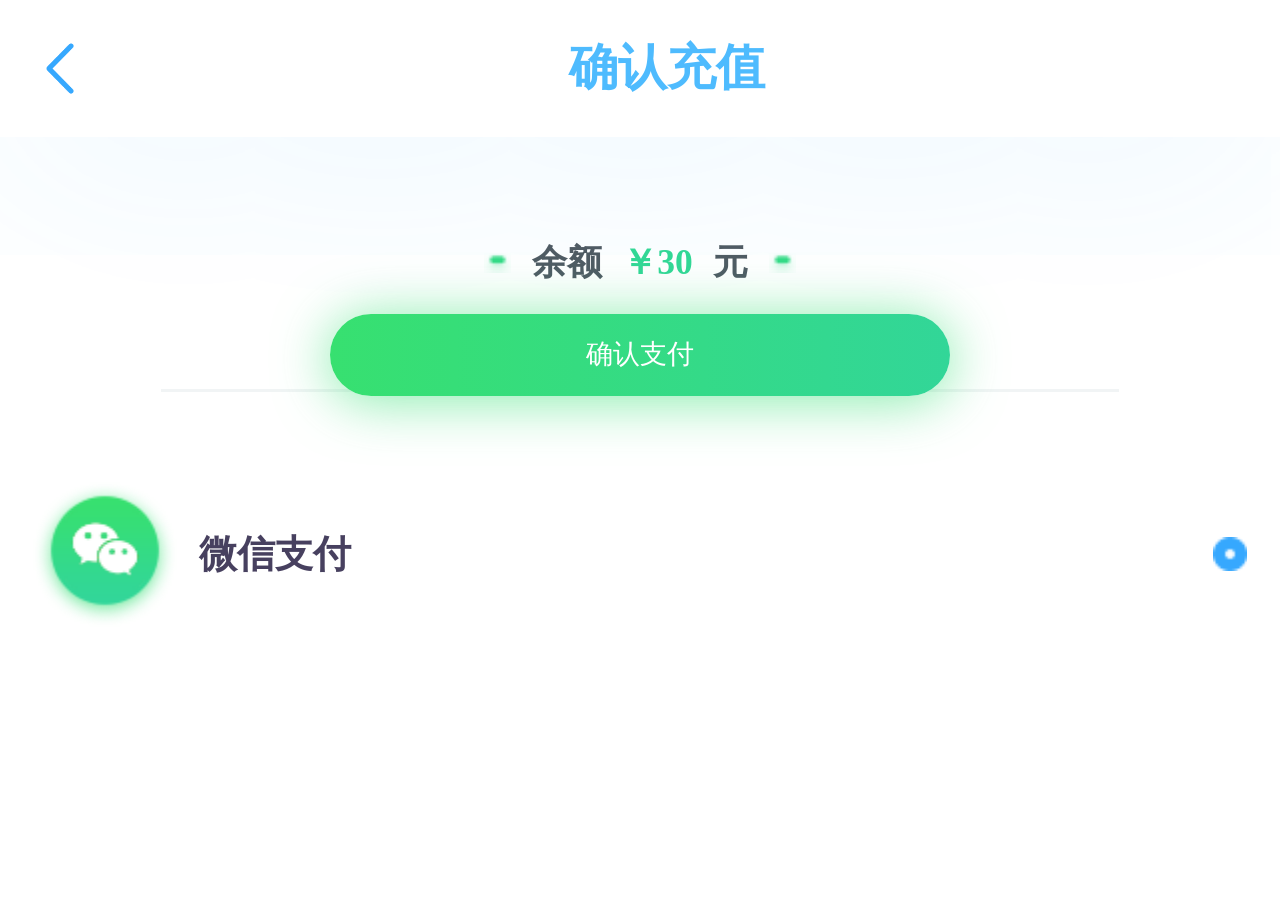
<file: personqrcz.html>
<!doctype html>
<html lang="en">
<head>
    <meta charset="UTF-8">
    <meta name="viewport"
          content="width=device-width, user-scalable=no, initial-scale=1.0, maximum-scale=1.0, minimum-scale=1.0">
    <meta http-equiv="X-UA-Compatible" content="ie=edge">
    <link rel="stylesheet" href="css/base.css">
    <link rel="stylesheet" href="css/personqrcz.css">
    <title>确认充值</title>
</head>
<body>
<!--标题栏开始-->
<section class="title">
    <a href="personzdyje.html">
    <img src="img/left.png" alt="">
    </a>
    <h2>确认充值</h2>
</section>
<!--标题栏结束-->
<!--中间模块开始-->
    <div class="word">
        <img src="img/cjr11.png" alt="">
        <div class="wenzi">
            <h1>余额</h1>
            <h2 style="font-size: 0.26rem;color: #32d796;font-weight: bolder;">￥30</h2>
            <h1>元</h1>
        </div>
        <img src="img/cjr11.png" alt="">
    </div>
<!--中间模块结束-->
<div class="line"></div>
<!--微信模块开始-->
<div class="weixin">
    <div class="left">
        <img src="img/cjr13.png" alt="">
        <p>微信支付</p>
    </div>
    <img src="img/cjr12.png" alt="" style="width: 0.25rem;height: 0.25rem;">
</div>
<!--微信模块结束-->
<!--底部开始-->

<div class="foot">确认支付</div>

<!--底部结束-->
</body>
</html>
</file>
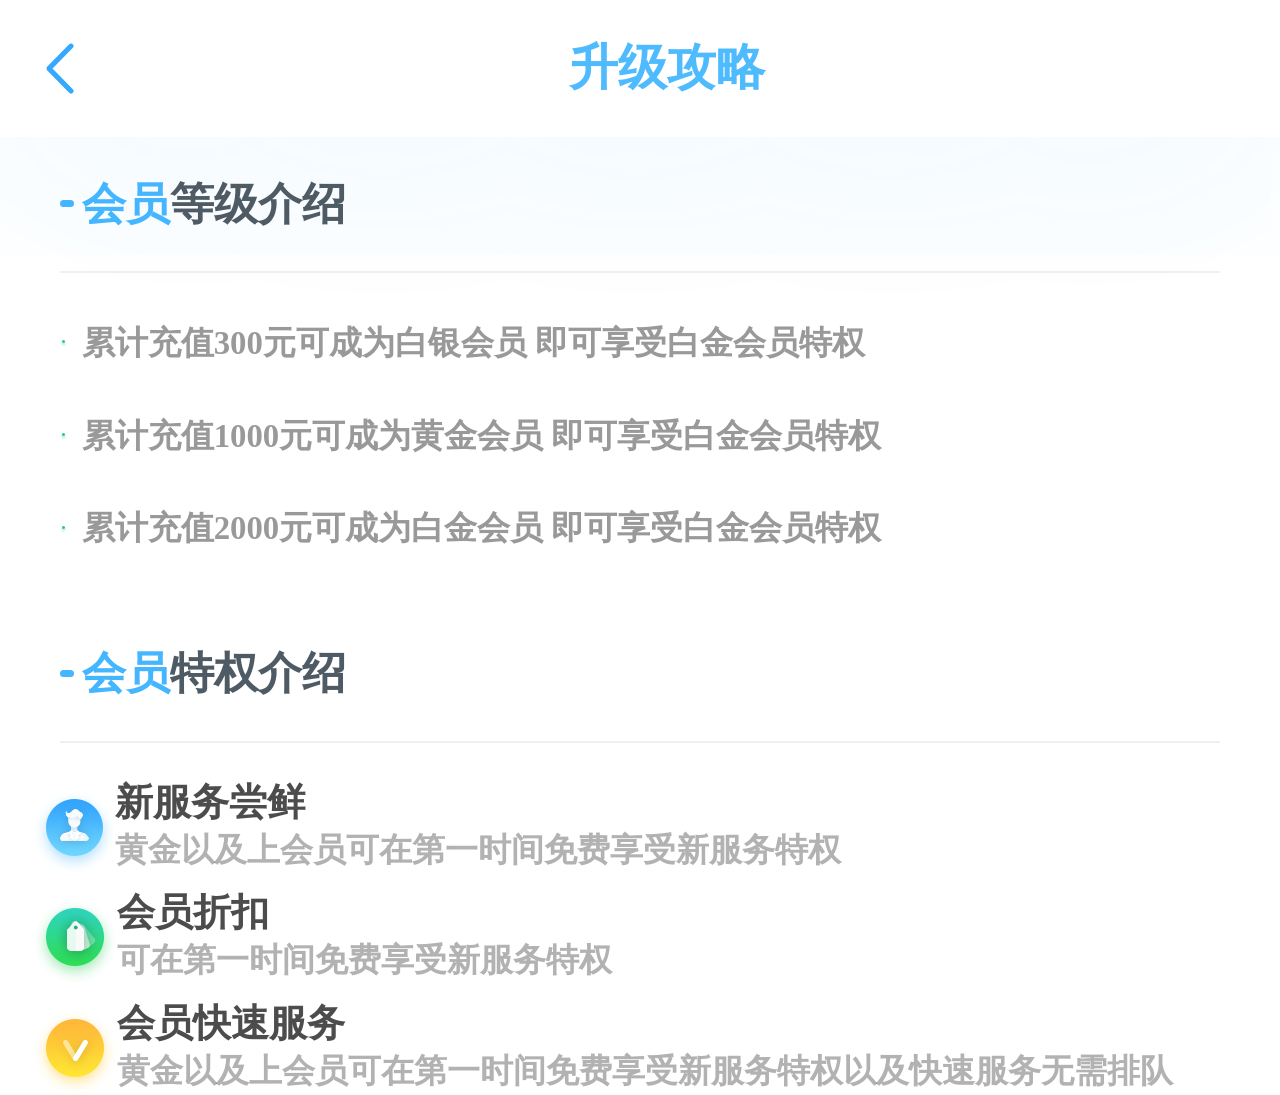
<file: personsjgl.html>
<!doctype html>
<html lang="en">
<head>
    <meta charset="UTF-8">
    <meta name="viewport"
          content="width=device-width, user-scalable=no, initial-scale=1.0, maximum-scale=1.0, minimum-scale=1.0">
    <meta http-equiv="X-UA-Compatible" content="ie=edge">
    <title>升级攻略</title>
    <link rel="stylesheet" href="css/base.css">
    <link rel="stylesheet" href="css/personsjgl.css">
</head>
<body>
<!--标题栏开始-->
<section class="title">
    <a href="PensonTqhy.html">
    <img src="img/left.png" alt="">
    </a>
    <h2>升级攻略</h2>
</section>
<!--标题栏结束-->
<!--会员等级介绍部分开始-->
<div class="membershipgrade">
    <div class="top">
        <div class="dot"></div>
        <h1><span>会员</span>等级介绍</h1>
    </div>
    <div class="content">
        <div class="good">
            <img src="img/cjr04.png" alt="">
            <p>累计充值300元可成为白银会员 即可享受白金会员特权</p>
        </div>
        <div class="good">
            <img src="img/cjr04.png" alt="">
            <p>累计充值1000元可成为黄金会员 即可享受白金会员特权</p>
        </div>
        <div class="good">
            <img src="img/cjr04.png" alt="">
            <p>累计充值2000元可成为白金会员 即可享受白金会员特权</p>
        </div>
    </div>
</div>
<!--会员等级介绍部分结束-->
<!--会员特权介绍部分开始-->
<div class="memberprivileges">
    <div class="top">
        <div class="dot"></div>
        <h1><span>会员</span>特权介绍</h1>
    </div>
    <div class="content">
        <div class="goods">
            <img src="img/cjr05.png" alt="">
            <div class="text">
                <h2>新服务尝鲜</h2>
                <h3>黄金以及上会员可在第一时间免费享受新服务特权</h3>
            </div>
        </div>
        <div class="goods">
            <img src="img/cjr06.png" alt="">
            <div class="text">
                <h2>会员折扣</h2>
                <h3>可在第一时间免费享受新服务特权</h3>
            </div>
        </div>
        <div class="goods">
            <img src="img/cjr07.png" alt="">
            <div class="text">
                <h2>会员快速服务</h2>
                <h3>黄金以及上会员可在第一时间免费享受新服务特权以及快速服务无需排队</h3>
            </div>
        </div>
    </div>
</div>
<!--会员特权介绍部分结束-->

</body>
</html>
</file>
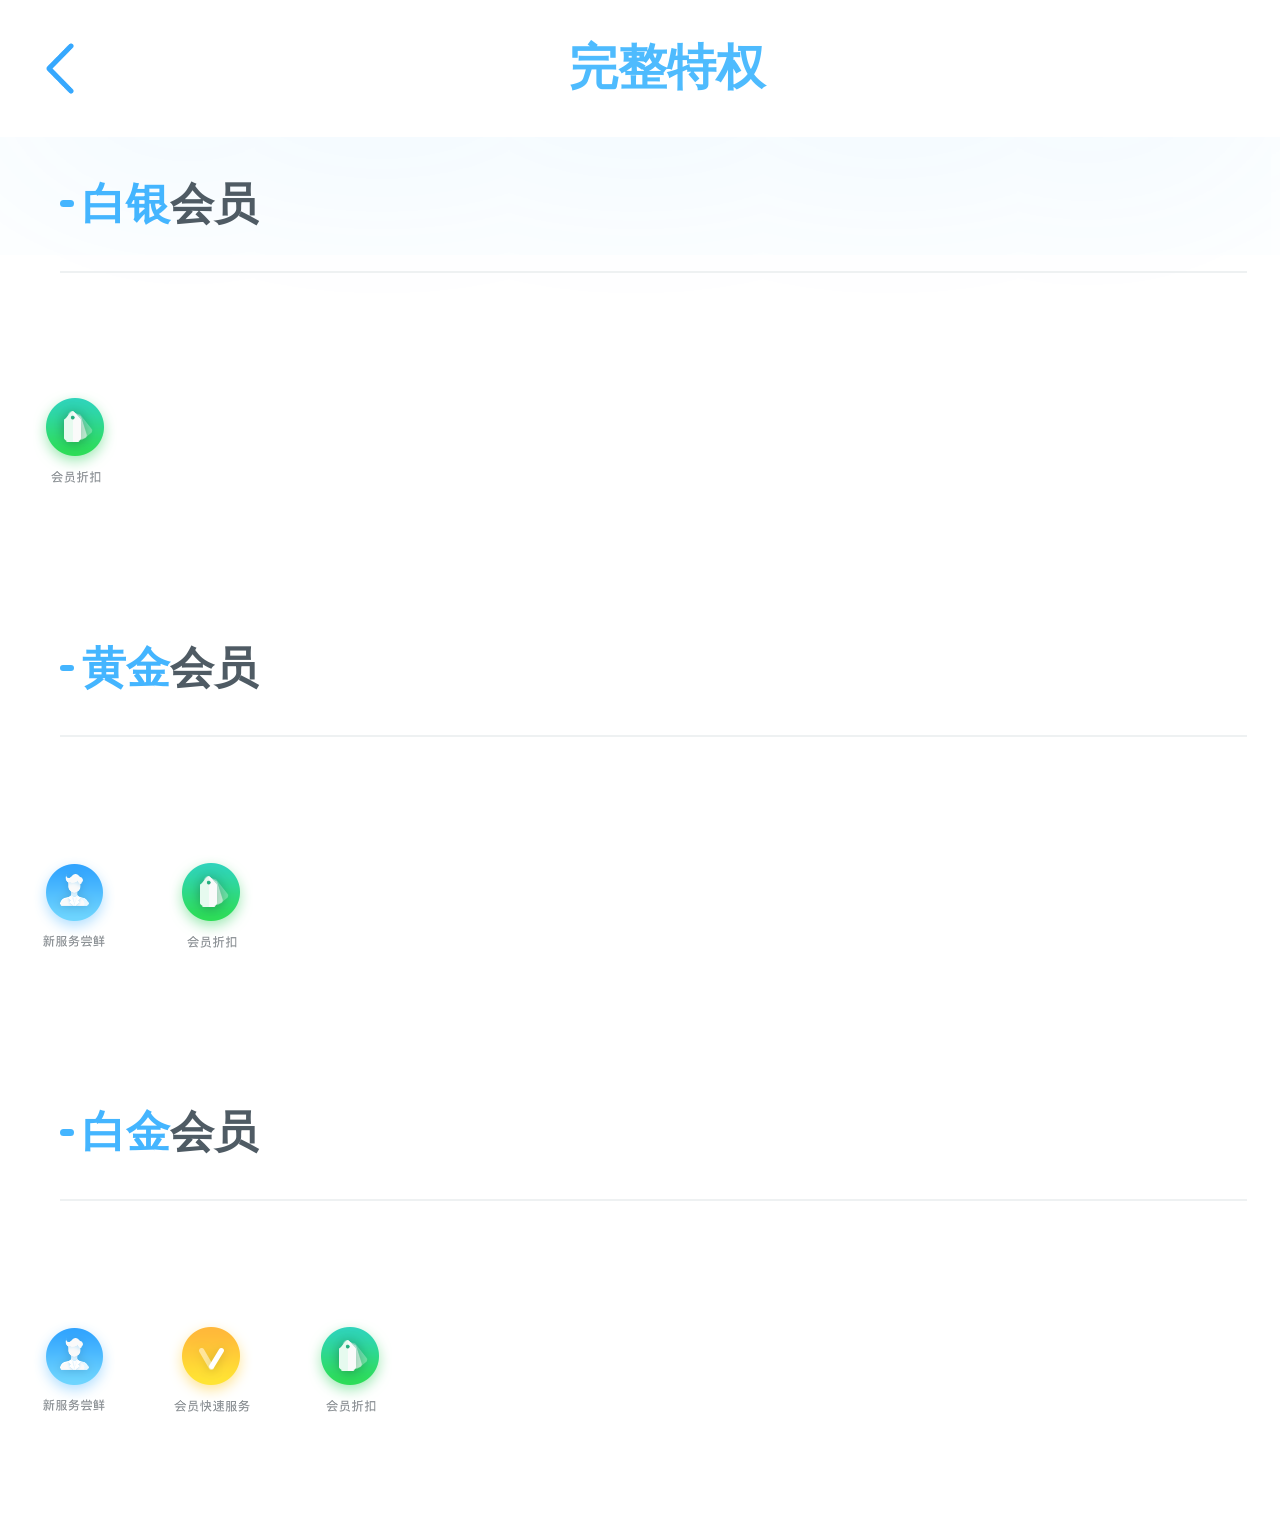
<file: personwztq.html>
<!doctype html>
<html lang="en">
<head>
    <meta charset="UTF-8">
    <meta name="viewport"
          content="width=device-width, user-scalable=no, initial-scale=1.0, maximum-scale=1.0, minimum-scale=1.0">
    <meta http-equiv="X-UA-Compatible" content="ie=edge">
    <title>完整特权</title>
    <link rel="stylesheet" href="css/base.css">
    <link rel="stylesheet" href="css/personwztq.css">
</head>
<body>
<!--头部状态栏开始-->
<div class="header"></div>
<!--头部状态栏结束-->
<!--标题栏开始-->
<section class="title">
    <a href="PensonTqhy.html">
    <img src="img/left.png" alt="">
    </a>
    <h2>完整特权</h2>
</section>
<!--标题栏结束-->
<!--白银会员部分开始-->
<div class="silvermember">
    <div class="top">
        <div class="dot"></div>
        <h1><span>白银</span>会员</h1>
    </div>
    <div class="content">
        <img src="img/cjr03.png" alt="">
    </div>
</div>
<!--白银会员部分结束-->
<!--黄金会员部分开始-->
<div class="goldmember">
    <div class="top">
        <div class="dot"></div>
        <h1><span>黄金</span>会员</h1>
    </div>
    <div class="content">
        <img src="img/cjr01.png" alt="">
        <img src="img/cjr03.png" alt="" style="margin-left: 0.4rem;">
    </div>
</div>
<!--黄金会员部分结束-->
<!--白金会员部分开始-->
<div class="platinummember">
    <div class="top">
        <div class="dot"></div>
        <h1><span>白金</span>会员</h1>
    </div>
    <div class="content">
        <img src="img/cjr01.png" alt="">
        <img src="img/cjr02.png" alt="" style="margin-left: 0.4rem;">
        <img src="img/cjr03.png" alt="" style="margin-left: 0.4rem;">
    </div>
</div>
<!--白金会员部分结束-->
</body>
</html>
</file>
<file: css/base.css>
*{
	margin: 0;
	padding: 0;
	list-style: none;
	box-sizing: border-box;
	font-family: "苹方","微软雅黑";
	font-size: 0.16rem;
}
body{
    font-family: "苹方","微软雅黑";
	background: #fbfeff;
}
a{
	text-decoration: none;
}
body{
	background-color: #ffffff;
}
img{
	border: none;
	display: block;
}
i{
	font-style: normal;
}
/*
* @Author: lenovo
* @Date:   2018-08-08 11:16:44
* @Last Modified by:   lenovo
* @Last Modified time: 2018-08-08 11:18:59
*/

/* 媒体查询   屏幕的最小宽度 */
@media screen and (min-width:360px){
	html{
		font-size: calc(360/750*100px);
	}
}
@media screen and (min-width:375px){
	html{
		font-size: calc(375/750*100px);
	}
}
@media screen and (min-width:412px){
	html{
		font-size: calc(412/750*100px);
	}
}
@media screen and (min-width:750px){
	html{
		font-size: calc(750/750*100px);
	}
}
@media screen and (min-width:768px){
	html{
		font-size: calc(768/750*100px);
	}
}
@media screen and (min-width:1024px){
	html{
		font-size: calc(1024/750*100px);
	}
}
</file>
<file: css/Pensoncart.css>
body{
    background: #fbfeff;
}
/*顶部开始*/
.title{
    width:100%;
    height: 1rem;
    line-height: 1rem;
    display: flex;
    align-items: center;
    padding: 0 0.24rem;
    box-shadow: 0 0 2rem 0.05rem rgba(41,167,255,0.13);
    position: relative;
}
.title img{
    width: 0.4rem;
    height: 0.4rem;
    position: absolute;
    top:0;
    bottom: 0;
    left: 0.24rem;
    margin: auto 0;
}
.title h2{
    font-size:0.36rem;
    font-weight: 500;
    width: 100%;
    text-align: center;
    color:#4ebbfe;
}
/*内容部分开始*/
main{
    width: 100%;
    margin-top: 0.7rem;
    padding: 0 0.24rem;
}
main .pSlt{
    display: flex;
    justify-content: space-between;
}
main .pSlt .pShead{
    display: flex;
    align-items: center;
}
main .pSlt .pShead .pGrayC{
    width: 0.24rem;
    height: 0.24rem;
    background: #e7f6ff;
    border-radius: 50%;
    margin-right: 0.3rem;
}
main .pSlt .pShead>p{
    font-size: 0.24rem;
    font-weight: bold;
    color:#3bacfe;
    margin-right: 0.07rem;
}
main .pSltZ{
    display: flex;
    justify-content: space-between;
    margin-top: 0.25rem;
}
main .pSltZ .pSltL{
    display: flex;
    align-items: center;
}
main .pSltZ .pSltL .pGrayC{
    width: 0.24rem;
    height: 0.24rem;
    background: #e7f6ff;
    border-radius: 50%;
    margin-right: 0.3rem;
}
main .pSltZ .pSltL .pSblock{
    width: 1.74rem;
    height: 1.74rem;
    background: #fff;
    border-radius: 0.08rem;
    background: url("../img/jzxslt.png") no-repeat;
    background-position: center;
    box-shadow: 0 0 0.25rem 0.01rem rgba(0,0,0,0.1);
    margin-right: 0.25rem;
}
main .pSltZ .pSltL .pStext{
    display: flex;
    flex-direction: column;
    justify-content: center;
}
main .pSltZ .pSltL .pStext>h3{
    font-size: 0.3rem;
    color: rgba(0,0,0,0.6);
    font-weight: bold;
}
main .pSltZ .pSltL .pStext>p{
    font-size: 0.26rem;
    color: rgba(142,157,151,0.8);
    font-weight: bold;
    margin-top: 0.25rem;
}
main .pSltZ .pSltL .pStext>p>span{
    font-size: 0.26rem;
    color: rgba(142,157,151,0.8);
    font-weight: bold;
}
main .pSltZ .pSltR{
    display: flex;
    justify-content: center;
    align-items: center;
}
main .pSltZ .pSltR>p{
    font-size: 0.26rem;
    font-weight: bolder;
    margin-left: 0.12rem;
    color: #36a8fe;
}
main .pSltD{
    display: flex;
    justify-content: space-between;
    margin-top: 0.14rem;
    padding-bottom: 0.25rem;
    border-bottom: 0.02rem solid #eef1f2;
}
main .pSltD .pSltDl{
    display: flex;
    align-items: center;
    margin-left: 0.52rem;
}
main .pSltD .pSltDl>p{
    font-size: 0.24rem;
    color: rgba(59,172,254,0.6);
}
main .pSltD .pSltDl>h4,span{
    font-size: 0.3rem;
    color: #36a8fe;
}
main .pSltD .pSltDr{
    width: 1.44rem;
    height: 0.44rem;
    background: #3bacfe;
    border-radius: 0.2rem;
    font-size: 0.2rem;
    color: #fff;
    text-align: center;
    line-height: 0.44rem;
    box-shadow: 0 0.02rem 0.3rem 0.01rem #7ac7ff;
}

.pChoose{
    display: flex;
    align-items: center;
    padding-left: 0.24rem;
    position: absolute;
    bottom: 1.5rem;
    left:0;
}
.pChoose .pGrayC{
    width: 0.24rem;
    height: 0.24rem;
    background: #e7f6ff;
    border-radius: 50%;
    margin-right: 0.3rem;
}
.pChoose>p{
    font-size: 0.24rem;
    font-weight: bold;
    color: #36a8fe;
}
/*底部开始*/
footer{
    width:100%;
    height: 1rem;
    background:rgba(241,249,255,0.5);
    position: fixed;
    bottom: 0;
    left: 0;
    padding: 0.1rem 0.24rem 0.1rem;
    display: flex;
    justify-content: space-between;
    align-items: center;
}
footer .pFootL{
    display: flex;
    flex-direction: column;
    justify-content: space-between;
}
footer .pFootL .pFootLs{
    display: flex;
    align-items: center;
}
footer .pFootL .pFootLs .pFootDot{
    width: 0.05rem;
    height: 0.05rem;
    background: #44b5ff;
    border-radius: 50%;
}
footer .pFootL .pFootLs .pFootDl{
    display: flex;
    align-items: center;
    margin-left: 0.1rem;
}
footer .pFootL .pFootLs .pFootDl>p{
    font-size: 0.24rem;
    color: rgba(59,172,254,0.6);
}
footer .pFootL .pFootLs .pFootDl>h4,span{
    font-size: 0.3rem;
    color: #36a8fe;
}
footer .pFootL .pFootLx{
    display: flex;
    align-items: center;
    font-size: 0.2rem;
    color: rgba(59,172,254,0.6);
}
footer .pFootL .pFootLx .pFootxDot{
    width: 0.05rem;
    height: 0.05rem;
    background: #56d681;
    border-radius: 50%;
}
footer .pFootL .pFootLx>h3{
    margin-left: 0.1rem;
}
footer .pFootL .pFootLx>p{
    margin-left: 0.25rem;
}

footer .pFootR{
    width: 3.8rem;
    height: 0.6rem;
    border-radius: 0.3rem;
    background: linear-gradient(to right, #37e06f, #32e69a);
    color:#fff;
    font-size: 0.24rem;
    text-align: center;
    line-height: 0.6rem;
    box-shadow: 0 0.02rem 0.1rem 0.05rem rgba(122,255,155,0.4);
}
</file>
<file: css/PensonGrzl.css>
body{
    background: #fbfeff;
}
/*顶部开始*/
.title{
    width:100%;
    height: 1rem;
    line-height: 1rem;
    display: flex;
    align-items: center;
    padding: 0 0.24rem;
    box-shadow: 0 0 2rem 0.05rem rgba(41,167,255,0.13);
    position: relative;
    margin-bottom: 0.27rem;
}
.title img{
    width: 0.4rem;
    height: 0.4rem;
    position: absolute;
    top:0;
    bottom: 0;
    left: 0.24rem;
    margin: auto 0;
}
.title h2{
    width: 100%;
    font-size:0.36rem;
    font-weight: 500;
    text-align: center;
    color:#4ebbfe;
}
/*内容部分开始*/
main{
    width: 100%;
    padding:0 0.24rem;
}
main .pBoxJ{
    width: 100%;
    height: 0.93rem;
    border-bottom: 0.02rem solid #f6f9fa;
    display: flex;
    justify-content: space-between;
}
main .pBoxJ .pBoxJl{
    display: flex;
    align-items: center;
}
main .pBoxJ .pBoxJl .pBoxDot{
    width: 0.1rem;
    height: 0.05rem;
    border-radius: 0.03rem;
    background: #44b5ff;
    box-shadow: 0 0.02rem 0.1rem 0.02rem rgba(68,181,255,0.3);
    margin-right: 0.14rem;
}
main .pBoxJ .pBoxJl>h2{
    font-size: 0.28rem;
    font-weight: bold;
    color:rgba(0,0,0,0.5);
}
main .pBoxJ .pBoxJr{
    display: flex;
    align-items: center;
}
main .pBoxJ .pBoxJr>h3{
     font-size: 0.28rem;
     font-weight: bold;
     color: rgba(0,0,0,0.7);
 }
main .pBoxJ .pBoxJr>h1{
    font-size: 0.3rem;
    font-weight: bold;
    color: #36a8fe;
}
main .pBoxJ .pBoxJrl{
    width: 0.57rem;
    height: 0.57rem;
    background: linear-gradient(to right, #37e06f, #32d699);
    border-radius: 0.08rem;
    position: relative;
    box-shadow: 0 0.02rem 0.1rem 0.03rem rgba(55,224,111,0.3);
}
main .pBoxJ .pBoxJrl>img{
    display: block;
    width: 0.29rem;
    height: 0.25rem;
    position: absolute;
    top:0;
    bottom: 0;
    left: 0;
    right: 0;
    margin: auto;
}
main .pSaveX{
    width: 4.54rem;
    height: 0.6rem;
    border-radius: 0.3rem;
    background: linear-gradient(to right, #37e06f, #32d69a);
    font-size: 0.2rem;
    color: #fff;
    text-align: center;
    line-height: 0.6rem;
    margin:0 auto;
    margin-top: 1.18rem;
    box-shadow: 0 0.03rem 0.2rem 0.05rem rgba(55,224,111,0.4);
}
/*底部开始*/
</file>
<file: css/Pensongrzx.css>
/*顶部开始*/
.title{
    width:100%;
    height: 1rem;
    line-height: 1rem;
    display: flex;
    align-items: center;
    padding: 0 0.24rem;
    box-shadow: 0 0 2rem 0.05rem rgba(41,167,255,0.13);
    position: relative;
}
.title img{
    width: 0.4rem;
    height: 0.4rem;
    position: absolute;
    top:0;
    bottom: 0;
    left: 0.24rem;
    margin: auto 0;
}
.title h2{
    width: 100%;
    text-align: center;
    font-size:0.36rem;
    font-weight: 500;
    color:#4ebbfe;
}
/*内容上半部分开始*/
main{
    width: 100%;
    height: 3.7rem;
    background: url("../img/jzxbg.png") no-repeat;
    background-size: 6.81rem 2.24rem;
    background-position: center;
}
main .pBox{
    width: 6.41rem;
    height: 1.85rem;
    background: #fff;
    border-radius: 0.05rem;
    margin: 0 auto;
    margin-top: 0.32rem;
    box-shadow: 0 0 0.2rem 0.05rem rgba(181,181,181,0.1);
    padding:0.29rem 0.23rem 0.29rem 0.35rem;
    display: flex;
    justify-content: space-between;
}
main .pBox .pmas{
    width: 3rem;
    height: 100%;
    display: flex;
    justify-content: space-between;
    align-items: center;
}
main .pBox .pmas .ptx{
    width: 1.17rem;
    height: 1.17rem;
}
main .pBox .pmas .pwxBox{
    width: 1.52rem;
    height: 100%;
    display: flex;
    flex-direction: column;
    justify-content: space-between;
    padding:0.33rem 0;
}
main .pBox .pmas .pwxBox .phmm{
    width: 100%;
    height: 0.3rem;
    font-size: 0.28rem;
    color:rgba(0,0,0,0.7);
    font-weight: bolder;
}
main .pBox .pmas .pwxBox .phjhy{
    width: 100%;
    height: 0.22rem;
    display: flex;
}
main .pBox .pmas .pwxBox .phjhy .phyimg{
    width: 0.28rem;
    height: 0.22rem;
    margin-right: 0.1rem;
    margin-top: 0.05rem;
}
main .pBox .pmas .pwxBox .phjhy .phywz{
    width: 0.89rem;
    height: 0.22rem;
    font-size: 0.22rem;
    font-weight: bolder;
    color: rgba(0,0,0,0.6);;
}
main .pBox .pwz{
    width: 1rem;
    height: 100%;
    display: flex;
    padding-top:0.3rem;
}
main .pBox .pwz>h4{
    font-size: 0.2rem;
    color: #3bacfe;
    margin-right: 0.1rem;

}
main .pTextBox{
    width: 6.41rem;
    margin: 0 auto;
    margin-top: 0.65rem;
    padding:0 0.6rem;
    display: flex;
    justify-content: space-between;

}
main .pTextBox .pNum{
    width: 0.85rem;
    height: 100%;
}
main .pTextBox .pNum>h4{
    font-size: 0.46rem;
    font-family: "San Francisco Display";
    background: linear-gradient(to right, #31a4fe, #6ed4fe);
    -webkit-background-clip: text;
    color: transparent;
    text-align: center;
}
main .pTextBox .pNumf>h4{
    background: linear-gradient(to right, #2dde5b, #2fd4b9);
    -webkit-background-clip: text;
    color: transparent;
}
main .pTextBox .pNumt>h4{
    background: linear-gradient(to right, #ffb83a, #ffe333);
    -webkit-background-clip: text;
    color: transparent;
}
main .pTextBox .pNum>p{
    font-size: 0.24rem;
    color: #8e9397;
    text-align: center;
}

/*内容下半部分开始*/
.botMasg{
    width: 6.44rem;
    margin: 0 auto;
    margin-top: 0.1rem;
}
.botMasg .masBox{
    width: 100%;
    height: 0.9rem;
    border-bottom: 0.02rem solid #f6f9fa;
    display: flex;
    align-items: center;
    position: relative;
}
.botMasg .masBox .pedot{
    width: 0.1rem;
    height: 0.05rem;
    background: #44b5ff;
    border-radius: 0.02rem;
    margin-right: 0.14rem;
}
.botMasg .masBox>p{
    font-size: 0.28rem;
    color: rgba(0,0,0,0.7);
    line-height: 0.9rem;
    font-weight: bold;
}
.botMasg .masBox>h5{
    font-family: "San Francisco Display";
    font-size: 0.36rem;
    color: #fe624e;
    line-height: 0.9rem;
    font-weight: bold;
    position: absolute;
    right: 0;
    top:0;
    bottom: 0;
    margin: auto 0;
}
/*底部开始*/
footer{
    width:100%;
    height: 1rem;
    background:rgba(241,249,255,0.5);
    position: fixed;
    bottom: 0;
    left: 0;
    padding: 0.1rem 0.24rem 0.1rem;
}
footer ul{
    height: 100%;
    display: flex;
    justify-content: space-between;
    align-items: center;
    padding: 0 0.24rem;
}
footer ul>a{
    height: 100%;
    display: flex;
    justify-content: space-between;
    align-items: center;
}
footer ul li{
    width: 0.5rem;
    height: 100%;
    display: flex;
    flex-direction: column;
    align-items: center;
}
footer ul li h3{
    font-size: 0.24rem;
    color: #a2deff;
    position: fixed;
    bottom: 0.1rem;
}
footer ul li h3.active{
    color: #59c3fe;
}
</file>
<file: css/PensonMoney.css>
/*顶部开始*/
.title{
    width:100%;
    height: 1rem;
    line-height: 1rem;
    display: flex;
    align-items: center;
    padding: 0 0.24rem;
    box-shadow: 0 0 2rem 0.05rem rgba(41,167,255,0.13);
    position: relative;
}
.title img{
    width: 0.4rem;
    height: 0.4rem;
    position: absolute;
    top:0;
    bottom: 0;
    left: 0.24rem;
    margin: auto 0;
}
.title h2{
    font-size:0.36rem;
    font-weight: 500;
    width: 100%;
    text-align: center;
    color:#4ebbfe;
}
/*内容上半部分开始*/
main{
    width: 100%;
    height: 3.7rem;
    background: url("../img/jzxbg.png") no-repeat;
    background-size: 6.81rem 2.24rem;
    background-position: center;
    padding-top: 0.8rem;
}
main .peMoney{
    width: 5rem;
    height: 1.68rem;
    margin: -0.15rem auto;
}
main .pMonBlo{
    width: 2.1rem;
    height: 0.5rem;
    margin: 0 auto;
    margin-top: 0.2rem;
    display: flex;
    align-items: center;
    justify-content: space-between;

}
main .pMonBlo .pDot{
    width: 0.1rem;
    height: 0.05rem;
    border-radius: 0.02rem;
    background: #ffc132;
    box-shadow: 0 0 0.1rem 0.01rem #ffc746;
}
main .pMonBlo>p{
    margin: 0 0.11rem;
    font-size: 0.26rem;
    color: rgba(0,0,0,0.7);
    line-height: 0.5rem;
    font-weight: bolder;
}
main .pMonBlo p>span{
    font-family: "San Francisco Display";
    font-size: 0.46rem;
    color: #525f67;
    line-height: 0.5rem;
    font-weight: bold;
    margin: 0 0.12rem;
}
main .pPay{
    width: 6.44rem;
    height: 0.83rem;
    border-top: 0.02rem solid #f1f4f5;
    border-bottom: 0.02rem solid #f1f4f5;
    margin: 0.5rem auto;
    padding: 0 1.4rem;
    display: flex;
    justify-content: space-between;
}
main .pPay .pText{
    font-size: 0.24rem;
    color: rgba(0,0,0,0.5);
    line-height: 0.83rem;
    font-weight: bolder;
}
</file>
<file: css/PensonTqhy.css>
/*顶部开始*/
.title{
    width:100%;
    height: 1rem;
    line-height: 1rem;
    display: flex;
    align-items: center;
    padding: 0 0.24rem;
    box-shadow: 0 0 2rem 0.05rem rgba(41,167,255,0.13);
    position: relative;
}
.title img{
    width: 0.4rem;
    height: 0.4rem;
    position: absolute;
    top:0;
    bottom: 0;
    left: 0.24rem;
    margin: auto 0;
}
.title h2{
    width: 100%;
    text-align: center;
    font-size:0.36rem;
    font-weight: 500;
    color:#4ebbfe;
}
/*内容上半部分开始*/
main{
    width: 100%;
    height: 3.7rem;
    background: url("../img/jzxbg.png") no-repeat;
    background-size: 6.81rem 2.24rem;
    background-position: center;
    display: flex;
    flex-direction: column;
}
main .pTqhy{
    width: 6.41rem;
    height: 1.85rem;
    background: #fff;
    border-radius: 0.05rem;
    margin: 0 auto;
    margin-top: 0.32rem;
    box-shadow: 0 0 0.2rem 0.05rem rgba(181,181,181,0.1);
    padding:0 0.23rem 0.15rem 0.1rem;
    display: flex;
    flex-direction: column;
    justify-content: space-between;
}
main .pTqhy .pTqhys{
    width: 100%;
    display: flex;
    justify-content: space-between;
}
main .pTqhy .pTqhys .pTqhyl{
    display: flex;
}
main .pTqhy .pTqhys .pTqhyl .pTqhyT{
    display: flex;
    flex-direction: column;
    margin-top: 0.38rem;
}
main .pTqhy .pTqhys .pTqhyl .pTqhyT .pHmei{
    font-size: 0.3rem;
    font-weight: bolder;
    color: rgba(0,0,0,0.5);
}
main .pTqhy .pTqhys .pTqhyl .pTqhyT .pHmeiT{
    display: flex;
    align-items: center;
    justify-content: center;
    margin-top: 0.05rem;
}
main .pTqhy .pTqhys .pTqhyl .pTqhyT .pHmeiT .pDoot{
    width: 0.05rem;
    height: 0.05rem;
    border-radius: 50%;
    background: #29c99a;
    margin-right: 0.05rem;
}
main .pTqhy .pTqhys .pTqhyl .pTqhyT .pHmeiT>p{
    font-size: 0.22rem;
    color: rgba(0,0,0,0.3);
    font-weight: bold;
}
main .pTqhy .pTqhys .pTqhyl .pTqhyT .pHmeiT>h1{
    font-size: 0.24rem;
    color:#59bffe;
    margin-left: 0.1rem;
}
main .pTqhy .pTqhys .pTqhyl .pTqhyT .pHmeiT>h2{
    font-size: 0.24rem;
    color:#e2e2e2;
}
main .pTqhy .pTqhys .pTqhyr{
    margin-top: 0.38rem;
    display: flex;
}
main .pTqhy .pTqhys .pTqhyr>h4{
    font-size: 0.2rem;
    color: #3bacfe;
    margin-right: 0.07rem;
}
main .pTqhy .pTqhyx{
    display: flex;
    align-items: center;
    justify-content: space-between;
}
main .pTqhy .pTqhyx>img{
    width: 0.28rem;
    height: 0.2rem;
}
main .pTqhy .pTqhyx>p{
    font-size: 0.22rem;
    font-weight: bold;
    color: rgba(0,0,0,0.4);
    margin-left: 0.1rem;
}
main .pTqhy .pTqhyx .pLenC{
    width: 2.2rem;
    height: 0.04rem;
    background: linear-gradient(to right, #36acfe, #34e1c5);
    margin-left: 0.2rem;
}
main .pTqhy .pTqhyx .pLenS{
    width: 0.75rem;
    height: 0.04rem;
    background: #ddf3fe;
    margin-right: 0.22rem;
}

/*中间内容部分开始*/
.pConentJ{
    margin-top: -1rem;
    padding:0 0.24rem;
}
.pConentJ .pBoxBB{
    margin-top: 0.3rem;
    display: flex;
}
.pConentJ .pTextJx{
    display: flex;
    align-items: center;
    position: relative;
}
.pConentJ .pTextJx .pDotJ{
    width: 0.1rem;
    height: 0.05rem;
    background: #44b5ff;
    border-radius: 0.03rem;
    box-shadow: 0 0.02rem 0.2rem 0.1rem rgba(68,181,255.0.6);
    margin-right: 0.1rem;
}
.pConentJ .pTextJx>h2{
    font-size: 0.32rem;
    font-weight: bold;
    color: rgba(0,0,0,0.6);
}
.pConentJ .pTextJx>h2>span{
    font-size: 0.32rem;
    font-weight: bold;
    color: #44b5ff;
}
.pConentJ .pBlockJx{
    margin-right: 0.2rem;
}
.pConentJ .pBlockJx .PteMk{
    display: flex;
    flex-direction: column;
    width: 1.7rem;
}
.pConentJ .pBlockJx .PteMk>p{
    font-size: 0.24rem;
    color: #8e9397;
    text-align: center;
}
.pHjia{
    display: flex;
    position: absolute;
    right: 0;
    top:0;
    bottom: 0;
    margin: auto 0;
}

.pHjia>h4{
    font-size: 0.2rem;
    color: rgba(0,0,0,0.4);
    margin-right: 0.07rem;
}
</file>
<file: css/personbz.css>
/*顶部开始*/
.title{
    width:100%;
    height: 1rem;
    line-height: 1rem;
    display: flex;
    align-items: center;
    padding: 0 0.24rem;
    box-shadow: 0 0 2rem 0.05rem rgba(41,167,255,0.13);
}
.title img{
    width: 0.4rem;
    height: 0.4rem;
}
.title h2{
    font-size:0.36rem;
    display: block;
    margin: 0 auto;
    color:#4ebbfe;
    font-weight: bolder;
}
/**/
.line{
    width: 6.44rem;
    height: 0.02rem;
    margin: 0.6rem auto 0;
    background: #f1f4f5;
}
/**/
.order{
    display: flex;
    flex-direction: column;
    padding: 0 0.56rem;
    opacity: 1;
}
.order .top{
    display: flex;
    flex-direction: row;
    align-items: center;
    height: 1.10rem;
    border-bottom: 0.02rem solid #f6f9fa;
    position: relative;
}
.order .top img{
    width: 0.2rem;
    height: 0.15rem;
}
.order .top p{
    font-size: 0.28rem;
    color: rgba(0,0,0,0.5);
    margin-left: 0.2rem;
}
.order .top .icon-gengduojiantou{
    font-size: 0.26rem;
    color: darkgray;
    position: absolute;
    top:0.4rem;
    right: 0;
}
.order .bottom{
    display: flex;
    flex-direction: row;
    align-items: center;
    height: 1.10rem;
    border-bottom: 0.02rem solid #f6f9fa;
    position: relative;
}
.order .bottom img{
    width: 0.2rem;
    height: 0.15rem;
}
.order .bottom p{
    font-size: 0.28rem;
    color: rgba(0,0,0,0.5);
    margin-left: 0.2rem;
}
.order .bottom .icon-gengduojiantou{
    font-size: 0.26rem;
    color: darkgray;
    position: absolute;
    top:0.4rem;
    right: 0;
}
/**/
.tanchu{
    position: absolute;
    top:1rem;
    left: 0;
    display: none;
}
.tanchu .line{
    width: 6.44rem;
    height: 0.02rem;
    margin: 0 auto 0;
    background: #f1f4f5;
}
/**/
.tanchu .orders{
    display: flex;
    flex-direction: column;
    padding: 0 0.56rem;
}
.tanchu .orders .top{
    display: flex;
    flex-direction: row;
    align-items: center;
    justify-content: center;
    height: 1.60rem;
    position: relative;
}
.tanchu .orders .top img{
    width: 0.2rem;
    height: 0.15rem;
}
.tanchu .orders .top p{
    font-size: 0.28rem;
    color: rgba(0,0,0,0.5);
    margin-left: 0.2rem;
}
/**/
.tanchu .con{
    margin-top: 0.76rem;
    padding: 0 0.56rem;
}
.tanchu .con p{
    color: rgba(0,0,0,0.5);
    font-size: 0.26rem;
    line-height: 1.8em;
}
</file>
<file: css/personbzxq.css>
/*顶部开始*/
.title{
    width:100%;
    height: 1rem;
    line-height: 1rem;
    display: flex;
    align-items: center;
    padding: 0 0.24rem;
    box-shadow: 0 0 2rem 0.05rem rgba(41,167,255,0.13);
}
.title img{
    width: 0.4rem;
    height: 0.4rem;
}
.title h2{
    font-size:0.36rem;
    display: block;
    margin: 0 auto;
    color:#4ebbfe;
    font-weight: bolder;
}
/**/
.line{
    width: 6.44rem;
    height: 0.02rem;
    margin: 0 auto 0;
    background: #f1f4f5;
}
/**/
.order{
    display: flex;
    flex-direction: column;
    padding: 0 0.56rem;
}
.order .top{
    display: flex;
    flex-direction: row;
    align-items: center;
    justify-content: center;
    height: 1.60rem;
    position: relative;
}
.order .top img{
    width: 0.2rem;
    height: 0.15rem;
}
.order .top p{
    font-size: 0.28rem;
    color: rgba(0,0,0,0.5);
    margin-left: 0.2rem;
}
/**/
.con{
    margin-top: 0.76rem;
    padding: 0 0.56rem;
}
.con p{
    color: rgba(0,0,0,0.5);
    font-size: 0.26rem;
    line-height: 1.8em;
}
</file>
<file: css/Pensoncartk.css>
/*顶部开始*/
.title{
    width:100%;
    height: 1rem;
    line-height: 1rem;
    display: flex;
    align-items: center;
    padding: 0 0.24rem;
    box-shadow: 0 0 2rem 0.05rem rgba(41,167,255,0.13);
    position: relative;
}
.title img{
    width: 0.4rem;
    height: 0.4rem;
    position: absolute;
    top:0;
    bottom: 0;
    left: 0.24rem;
    margin: auto 0;
}
.title h2{
    width: 100%;
    text-align: center;
    font-size:0.36rem;
    font-weight: 500;
    color:#4ebbfe;
}
/*内容部分开始*/
img.bgImg{
    position: absolute;
    top:4rem;
    left: 0;
    right: 0;
    margin: 0 auto;
}
p{
    width: 100%;
    font-size: 0.26rem;
    color: rgba(0,0,0,0.4);
    font-weight: bolder;
    position: absolute;
    top:7.3rem;
    text-align: center;
}
.pGreen{
    width: 1.96rem;
    height: 0.6rem;
    background-image:  -webkit-linear-gradient(left, #37e06f  , #32d69a );
    position: absolute;
    top:8.2rem;
    left: 0;
    right: 0;
    margin: 0 auto;
    border-radius: 0.3rem;
    font-size: 0.2rem;
    color: #fff;
    line-height: 0.6rem;
    text-align: center;
}
</file>
<file: css/persongywm.css>
/*顶部开始*/
.title{
    width:100%;
    height: 1rem;
    line-height: 1rem;
    display: flex;
    align-items: center;
    padding: 0 0.24rem;
    box-shadow: 0 0 2rem 0.05rem rgba(41,167,255,0.13);
}
.title img{
    width: 0.4rem;
    height: 0.4rem;
}
.title h2{
    font-size:0.36rem;
    display: block;
    margin: 0 auto;
    color:#4ebbfe;
    font-weight: bolder;
}
.mid{
    display: flex;
    flex-direction: column;
    align-items: center;
    width: 6.81rem;
    height: 2.24rem;
    margin: 0.8rem auto 0;
    background-image: url("../img/cjr08.png");
    background-repeat: no-repeat;
    background-position: center;
}
.mid .imgs{
    width: 1.10rem;
    height: 1.45rem;
    display: block;
    margin-bottom: 0.4rem;
}
.word{
    display: flex;
    flex-direction: row;
    align-items: center;
    justify-content: center;
}
.word img{
    width: 0.2rem;
    height: 0.15rem;
}
.word .wenzi{
    display: flex;
    align-items: center;
}
.word h1{
    font-size: 0.26rem;
    color: rgba(0,0,0,0.7);
    font-weight: bold;
    margin: 0 0.15rem 0 0.15rem;
}
/**/
.line{
    width: 6.44rem;
    height: 0.02rem;
    margin: 0.6rem auto 0;
    background: #f1f4f5;
}
/**/
.con{
    margin-top: 0.6rem;
    padding: 0 0.56rem;
}
.con p{
    color: rgba(0,0,0,0.5);
    font-size: 0.26rem;
    line-height: 1.8em;
}
/**/
.wei{
    display: flex;
    flex-direction: column;
    padding: 0 0.56rem;
}
.wei .top{
    display: flex;
    flex-direction: row;
    justify-content: space-between;
    align-items: center;
    height: 1.10rem;
    border-bottom: 0.02rem solid #f6f9fa;
}
.wei .top .left{
    display: flex;
    flex-direction: row;
    justify-content: space-between;
    align-items: center;
}
.wei .top .left img{
    width: 0.2rem;
    height: 0.15rem;
}
.wei .top .left p{
    font-size: 0.28rem;
    color: rgba(0,0,0,0.5);
    margin-left: 0.2rem;
}
.wei .top h1{
    font-size: 0.28rem;
    color: #4ebbfe;
}
.wei .bottom{
    display: flex;
    flex-direction: row;
    justify-content: space-between;
    align-items: center;
    height: 1.10rem;
    border-bottom: 0.02rem solid #f6f9fa;
}
.wei .bottom .left{
    display: flex;
    flex-direction: row;
    justify-content: space-between;
    align-items: center;
}
.wei .bottom .left img{
    width: 0.2rem;
    height: 0.15rem;
}
.wei .bottom .left p{
    font-size: 0.28rem;
    color: rgba(0,0,0,0.5);
    margin-left: 0.2rem;
}
.wei .bottom h1{
    font-size: 0.28rem;
    color: #68ce8a;
}
</file>
<file: css/personkfzx.css>
/*顶部开始*/
.title{
    width:100%;
    height: 1rem;
    line-height: 1rem;
    display: flex;
    align-items: center;
    padding: 0 0.24rem;
    box-shadow: 0 0 2rem 0.05rem rgba(41,167,255,0.13);
}
.title img{
    width: 0.4rem;
    height: 0.4rem;
}
.title h2{
    font-size:0.36rem;
    display: block;
    margin: 0 auto;
    color:#4ebbfe;
    font-weight: bolder;
}
.talkone{
    display: flex;
    flex-direction: row;
    align-items: center;
    margin-top: 0.66rem;
    width: 100%;
    padding: 0 0.24rem;
}
.talkone .left{
    display: flex;
    flex-direction: column;
    align-items: center;
    justify-content: center;
}
.talkone .left img {
    width: 0.8rem;
    height: 0.8rem;
}
.talkone .left h1{
    font-size: 0.2rem;
    color: #989898;
    display: block;
    margin-top: 0.1rem;
}
.talkone .cont{
    width: 4.75rem;
    height: 0.68rem;
    background: linear-gradient(to right, #31a4fe,#6dd4fe);
    box-shadow: 0 0.03rem 0.4rem 0.01rem rgba(41,167,225,0.36);
    font-size: 0.24rem;
    color: white;
    line-height: 0.68rem;
    text-align: center;
    border-top-left-radius:0;
    border-top-right-radius:0.5rem;
    border-bottom-right-radius:0.5rem;
    border-bottom-left-radius:0.5rem;
    margin-left: 0.24rem;
}
.talktwo{
    display: flex;
    flex-direction: row-reverse;
    align-items: center;
    margin-top: 0.44rem;
    width: 100%;
    padding: 0 0.24rem;

}
.talktwo .left{
    display: flex;
    flex-direction: column;
    align-items: center;
    justify-content: center;
}
.talktwo .left img {
    width: 0.8rem;
    height: 0.8rem;
}
.talktwo .left h1{
    font-size: 0.2rem;
    color: #989898;
    display: block;
    margin-top: 0.1rem;
}
.talktwo .cont{
    width: 2.87rem;
    height: 0.68rem;
    background: linear-gradient(to right, #2fd4b7,#2dde58);
    /*box-shadow: 0 0.03rem 0.4rem 0.01rem rgba(41,167,225,0.36);*/
    box-shadow: 0 0.03rem 0.4rem 0.01rem rgba(55,223,116,0.6);
    font-size: 0.24rem;
    color: white;
    line-height: 0.68rem;
    text-align: center;
    border-top-left-radius:0.5rem;
    border-top-right-radius:0;
    border-bottom-right-radius:0.5rem;
    border-bottom-left-radius:0.5rem;
    margin-right: 0.24rem;
}
.talkthree{
    display: flex;
    flex-direction: row;
    align-items: center;
    margin-top: 0.44rem;
    width: 100%;
    padding: 0 0.24rem;

}
.talkthree .left{
    display: flex;
    flex-direction: column;
    align-items: center;
    justify-content: center;
}
.talkthree .left img {
    width: 0.8rem;
    height: 0.8rem;
}
.talkthree .left h1{
    font-size: 0.2rem;
    color: #989898;
    display: block;
    margin-top: 0.1rem;
}
.talkthree .cont{
    width: 3.70rem;
    height: 0.68rem;
    background: linear-gradient(to right, #31a4fe,#6dd4fe);
    box-shadow: 0 0.03rem 0.4rem 0.01rem rgba(41,167,225,0.36);
    /*box-shadow: 0 0.03rem 0.4rem 0.01rem rgba(55,223,116,0.6);*/
    padding: 0 0.24rem;
    border-top-left-radius:0;
    border-top-right-radius:0.5rem;
    border-bottom-right-radius:0.5rem;
    border-bottom-left-radius:0.5rem;
    margin-left: 0.24rem;
    display: flex;
    flex-direction: row;
    align-items: center;
}
.talkthree .cont img{
    width: 0.32rem;
    height: 0.28rem;
}
.talkthree p{
    font-size: 0.2rem;
    color: #6ad1fe;
    display: block;
    margin-left: 0.18rem;
}
.foots{
    width: 100%;
    height: 0.98rem;
    background: #36a8fe;
    display: flex;
    flex-direction: row;
    align-items: center;
    justify-content: space-between;
    padding: 0 0.24rem;
    position: fixed;
    bottom: 0;
    left: 0;
}
.foots input{
    background: white;
    width: 5.24rem ;
    height: 0.55rem;
    border: 0.01rem solid #1389e1;
    border-radius: 0.5rem;
    padding: 0 0.24rem;
   font-size: 0.2rem;
}
</file>
<file: css/personqb.css>
/*顶部开始*/
.title{
    width:100%;
    height: 1rem;
    line-height: 1rem;
    display: flex;
    align-items: center;
    padding: 0 0.24rem;
    box-shadow: 0 0 2rem 0.05rem rgba(41,167,255,0.13);
}
.title img{
    width: 0.4rem;
    height: 0.4rem;
}
.title h2{
    font-size:0.36rem;
    display: block;
    margin: 0 auto;
    color:#4ebbfe;
    font-weight: bolder;
}
.money{
    width: 6.81rem;
    height: 2.24rem;
    margin: 0.86rem auto 0;
    background-image: url("../img/cjr08.png");
    background-repeat: no-repeat;
    background-position: center;
    display: flex;
    flex-direction: column;
    align-items: center;
    justify-content: space-between;
    padding: 0.2rem 0;
}
.money .imgs{
    width: 1.16rem;
    height: 1.11rem;
}
.money .word{
    display: flex;
    flex-direction: row;
    align-items: center;
}
.money .word img{
    width: 0.2rem;
    height: 0.15rem;
}
.money .word .wenzi{
    display: flex;
    align-items: center;
}
.money .word h1{
    font-size: 0.26rem;
    color: rgba(0,0,0,0.7);
    font-weight: bold;
    margin: 0 0.15rem 0 0.15rem;
}
.line{
    width: 6.44rem;
    height: 0.02rem;
    margin: 0.5rem auto 0;
    background: #f1f4f5;
}
.foot{
    width: 3.96rem;
    height: 0.6rem;
    margin: 0.73rem auto 0;
    color: white;
    font-size: 0.2rem;
    line-height: 0.6rem;
    text-align: center;
    border-radius: 0.5rem;
    background: linear-gradient(to right, #37e070,#32d698);
    box-shadow: 0 0.03rem 0.4rem 0.01rem rgba(55,223,116,0.6);
}
</file>
<file: css/personqrcz.css>
/*顶部开始*/
.title{
    width:100%;
    height: 1rem;
    line-height: 1rem;
    display: flex;
    align-items: center;
    padding: 0 0.24rem;
    box-shadow: 0 0 2rem 0.05rem rgba(41,167,255,0.13);
}
.title img{
    width: 0.4rem;
    height: 0.4rem;
}
.title h2{
    font-size:0.36rem;
    display: block;
    margin: 0 auto;
    color:#4ebbfe;
    font-weight: bolder;
}
.word{
    display: flex;
    flex-direction: row;
    align-items: center;
    justify-content: center;
    height: 1.85rem;
}
 .word img{
    width: 0.2rem;
    height: 0.15rem;
}
 .word .wenzi{
    display: flex;
    align-items: center;
}
 .word h1{
    font-size: 0.26rem;
    color: #4f5b64;
    font-weight: bold;
    margin: 0 0.15rem 0 0.15rem;
}
.weixin{
    width: 100%;
    padding: 0 0.24rem;
    height: 1.06rem;
    display: flex;
    flex-direction: row;
    justify-content: space-between;
    align-items: center;
    margin-top: 0.66rem;
}
.weixin .left{
    display: flex;
    flex-direction: row;
    justify-content: space-between;
    align-items: center;
}
.weixin .left img{
    width: 1.06rem;
    height: 1.06rem;

}
.weixin .left p{
    color: #47405f;
    font-size: 0.28rem;
    font-weight: bolder;
    margin-left: 0.16rem;
}
.line{
    width: 7.02rem;
    height: 0.02rem;
    margin: 0 auto;
    background: #f1f4f5;
}
.foot{
    position: absolute;
    bottom: 3.69rem;
    left: 0;
    right: 0;
    margin: 0 auto;
    width: 4.54rem;
    height: 0.6rem;
    color: white;
    font-size: 0.2rem;
    line-height: 0.6rem;
    text-align: center;
    border-radius: 0.5rem;
    background: linear-gradient(to right, #37e070,#32d698);
    box-shadow: 0 0.03rem 0.4rem 0.01rem rgba(55,223,116,0.6);
}
</file>
<file: css/personsjgl.css>
/*顶部开始*/
.title{
    width:100%;
    height: 1rem;
    line-height: 1rem;
    display: flex;
    align-items: center;
    padding: 0 0.24rem;
    box-shadow: 0 0 2rem 0.05rem rgba(41,167,255,0.13);
}
.title img{
    width: 0.4rem;
    height: 0.4rem;
}
.title h2{
    font-size:0.36rem;
    display: block;
    margin: 0 auto;
    color:#4ebbfe;
    font-weight: bolder;
}
/*会员等级介绍部分开始*/
.membershipgrade{
    width: 100%;
    /*background: #59c3fe;*/
    padding: 0 0.24rem;
}
.membershipgrade .top{
    height: 1rem;
    border-bottom: 0.02rem solid #eef1f2;
    line-height: 1rem;
    margin-left:0.2rem;
    margin-right:0.2rem;
    display: flex;
    align-items: center;
}
.membershipgrade .top .dot{
    width: 0.1rem;
    height: 0.05rem;
    border-radius: 0.05rem;
    background: #44b5ff;
    margin-right: 0.06rem;
}
.membershipgrade .top h1{
    font-size: 0.32rem;
    color: #4f5b64;
}
.membershipgrade .top span{
    font-size: 0.32rem;
    color: #44b5ff;
}
.membershipgrade .content{
    display: flex;
    flex-direction: column;
    margin-left:0.2rem;
    margin-right:0.2rem;
}
.membershipgrade .content .good{
    display: flex;
    align-items: center;
    margin-top: 0.35rem;
}
.membershipgrade .content .good p{
    font-size: 0.24rem;
    color: rgba(0,0,0,0.4);
    font-weight: bold;
    margin-left: 0.1rem;
    font-weight: bolder;
}
/*会员特权介绍部分开始*/
.memberprivileges{
    width: 100%;
    /*background: #59c3fe;*/
    padding: 0 0.24rem;
    margin-top: 0.4rem;
}
.memberprivileges .top{
    height: 1rem;
    border-bottom: 0.02rem solid #eef1f2;
    line-height: 1rem;
    margin-left:0.2rem;
    display: flex;
    align-items: center;
    margin-right:0.2rem;
}
.memberprivileges .top .dot{
    width: 0.1rem;
    height: 0.05rem;
    border-radius: 0.05rem;
    background: #44b5ff;
    margin-right: 0.06rem;
}
.memberprivileges .top h1{
    font-size: 0.32rem;
    color: #4f5b64;
}
.memberprivileges .top span{
    font-size: 0.32rem;
    color: #44b5ff;
}
.memberprivileges .content{
    margin-top: 0.35rem;
    margin-right:0.2rem;
}
.memberprivileges .content  .goods{
    display: flex;
    flex-direction: row;
    align-items: center;
    margin-top: 0.2rem;
}
.memberprivileges .content  .goods .text{
    display: flex;
    flex-direction: column;
    margin-top: -0.1rem;
}
.memberprivileges .content  .goods .text h2{
    font-size: 0.28rem;
    color: rgba(0,0,0,0.7);
}
.memberprivileges .content  .goods .text h3{
    font-size: 0.24rem;
    color: rgba(0,0,0,0.3);
}
</file>
<file: css/personwztq.css>
/*顶部开始*/
.title{
    width:100%;
    height: 1rem;
    line-height: 1rem;
    display: flex;
    align-items: center;
    padding: 0 0.24rem;
    box-shadow: 0 0 2rem 0.05rem rgba(41,167,255,0.13);
}
.title img{
    width: 0.4rem;
    height: 0.4rem;
}
.title h2{
    font-size:0.36rem;
    display: block;
    margin: 0 auto;
    color:#4ebbfe;
    font-weight: bolder;
}
/*白银会员部分开始*/
.silvermember{
    width: 100%;
    /*background: #59c3fe;*/
    padding: 0 0.24rem;
}
.silvermember .top{
    height: 1rem;
    border-bottom: 0.02rem solid #eef1f2;
    line-height: 1rem;
    margin-left:0.2rem;
    display: flex;
    align-items: center;
}
.silvermember .top .dot{
    width: 0.1rem;
    height: 0.05rem;
    border-radius: 0.05rem;
    background: #44b5ff;
    margin-right: 0.06rem;
}
.silvermember .top h1{
    font-size: 0.32rem;
    color: #4f5b64;
}
.silvermember .top span{
    font-size: 0.32rem;
    color: #44b5ff;
}
.silvermember .content{
    height: 2.40rem;
    display: flex;
    align-items: center;
}
/*黄金会员部分开始*/
.goldmember{
    width: 100%;
    /*background: #59c3fe;*/
    padding: 0 0.24rem;
}
.goldmember .top{
    height: 1rem;
    border-bottom: 0.02rem solid #eef1f2;
    line-height: 1rem;
    margin-left:0.2rem;
    display: flex;
    align-items: center;
}
.goldmember .top .dot{
    width: 0.1rem;
    height: 0.05rem;
    border-radius: 0.05rem;
    background: #44b5ff;
    margin-right: 0.06rem;
}
.goldmember .top h1{
    font-size: 0.32rem;
    color: #4f5b64;
}
.goldmember .top span{
    font-size: 0.32rem;
    color: #44b5ff;
}
.goldmember .content{
    height: 2.40rem;
    display: flex;
    align-items: center;
}
/*白金会员部分开始*/
.platinummember{
    width: 100%;
    /*background: #59c3fe;*/
    padding: 0 0.24rem;
}
.platinummember .top{
    height: 1rem;
    border-bottom: 0.02rem solid #eef1f2;
    line-height: 1rem;
    margin-left:0.2rem;
    display: flex;
    align-items: center;
}
.platinummember .top .dot{
    width: 0.1rem;
    height: 0.05rem;
    border-radius: 0.05rem;
    background: #44b5ff;
    margin-right: 0.06rem;
}
.platinummember .top h1{
    font-size: 0.32rem;
    color: #4f5b64;
}
.platinummember .top span{
    font-size: 0.32rem;
    color: #44b5ff;
}
.platinummember .content{
    height: 2.40rem;
    display: flex;
    align-items: center;
}
/*底部开始*/
footer{
    width:100%;
    height: 1rem;
    background:rgba(241,249,255,0.5);
    position: fixed;
    bottom: 0;
    left: 0;
    padding: 0.1rem 0.24rem 0.1rem;
}
footer ul{
    height: 100%;
    display: flex;
    justify-content: space-between;
    align-items: center;
    padding: 0 0.24rem;
}
footer ul>a{
    height: 100%;
    display: flex;
    justify-content: space-between;
    align-items: center;
}
footer ul li{
    width: 0.5rem;
    height: 100%;
    display: flex;
    flex-direction: column;
    align-items: center;
}
footer ul li h3{
    font-size: 0.24rem;
    color: #a2deff;
    position: fixed;
    bottom: 0.1rem;
}
footer ul li h3.active{
    color: #59c3fe;
}
</file>
